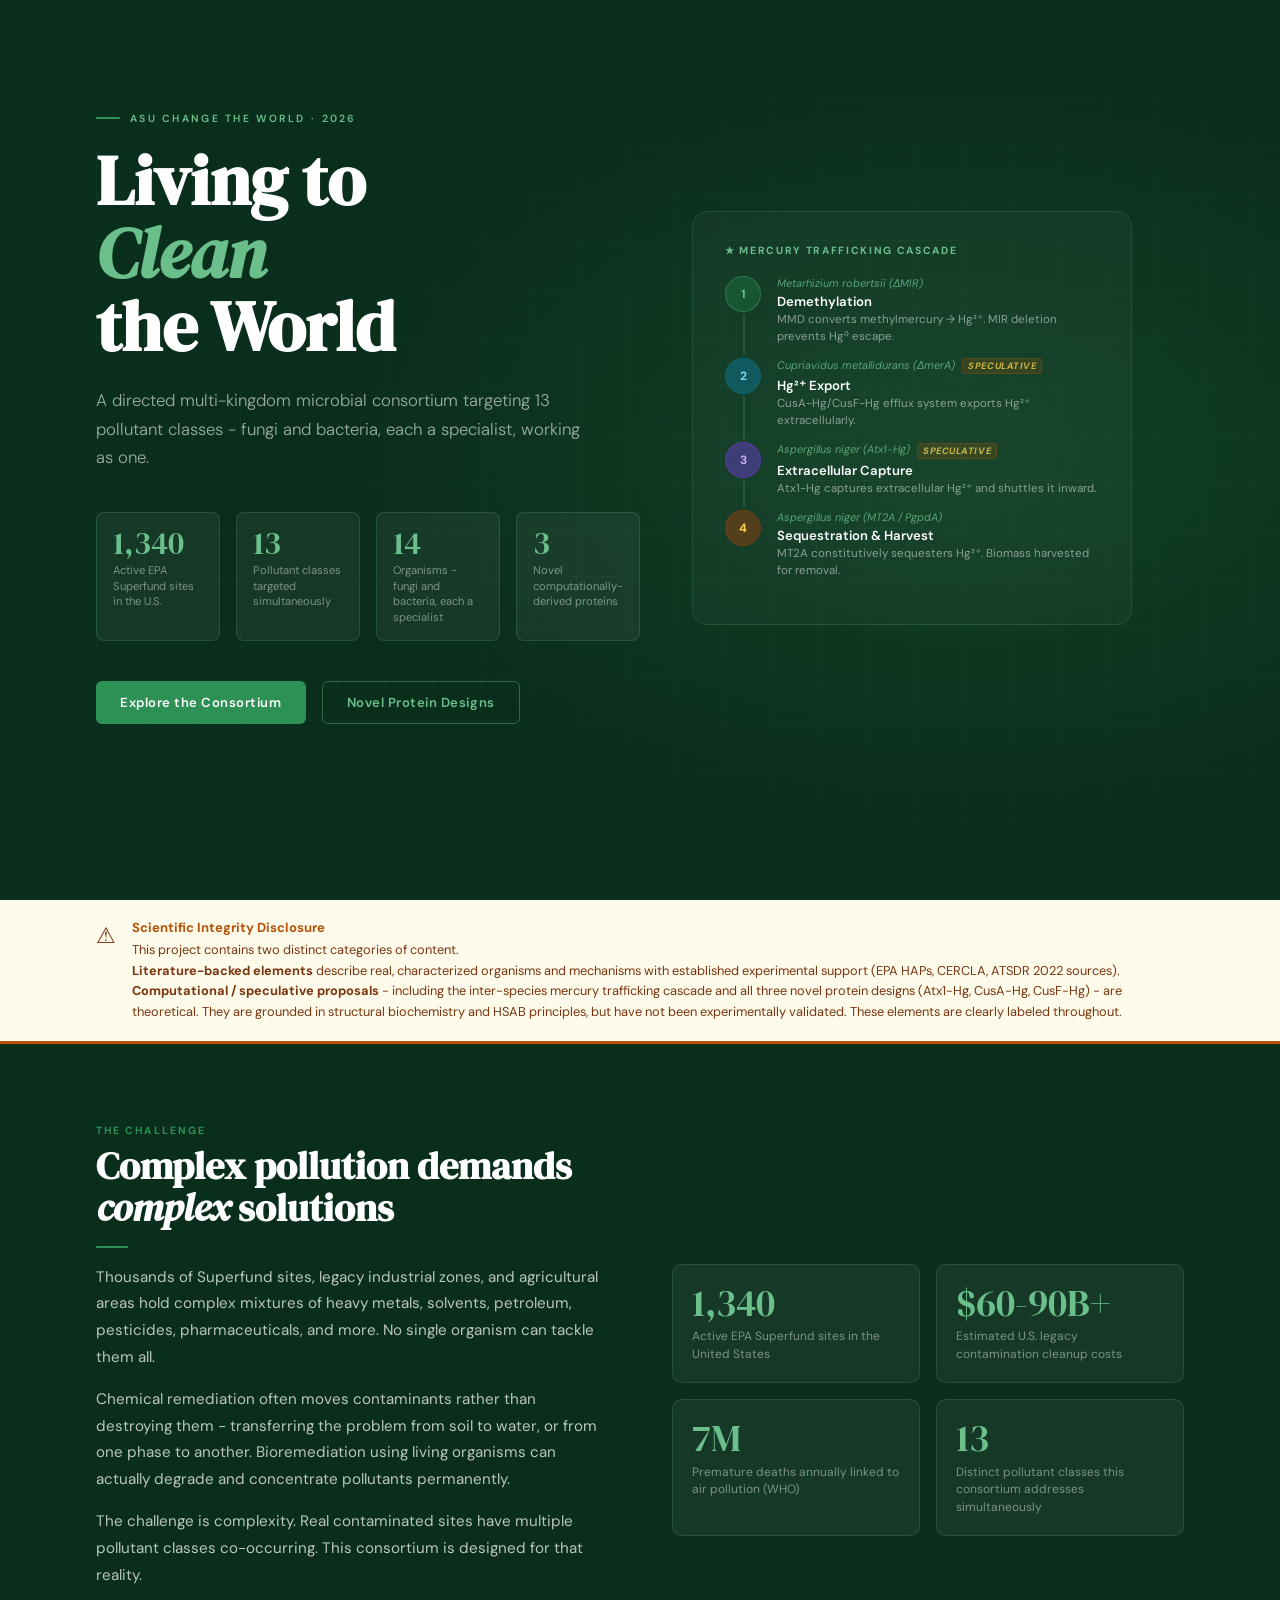
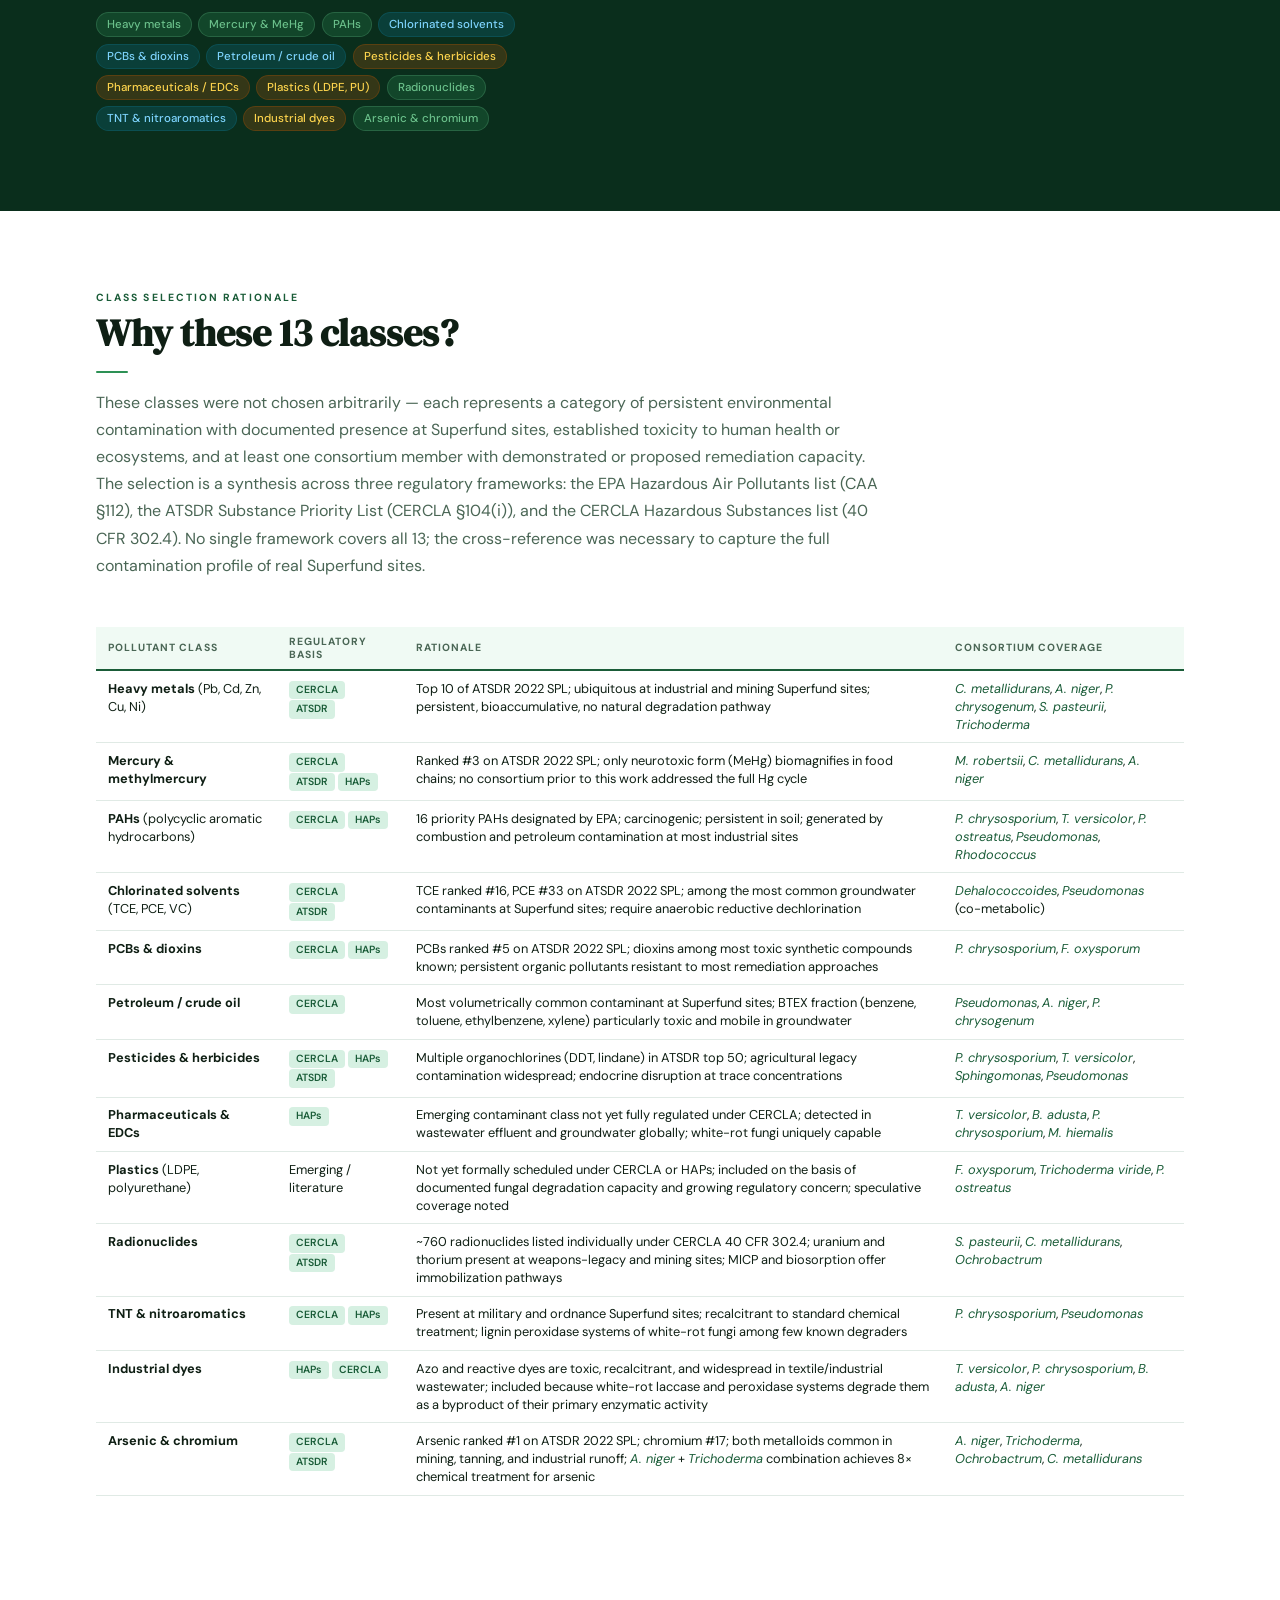
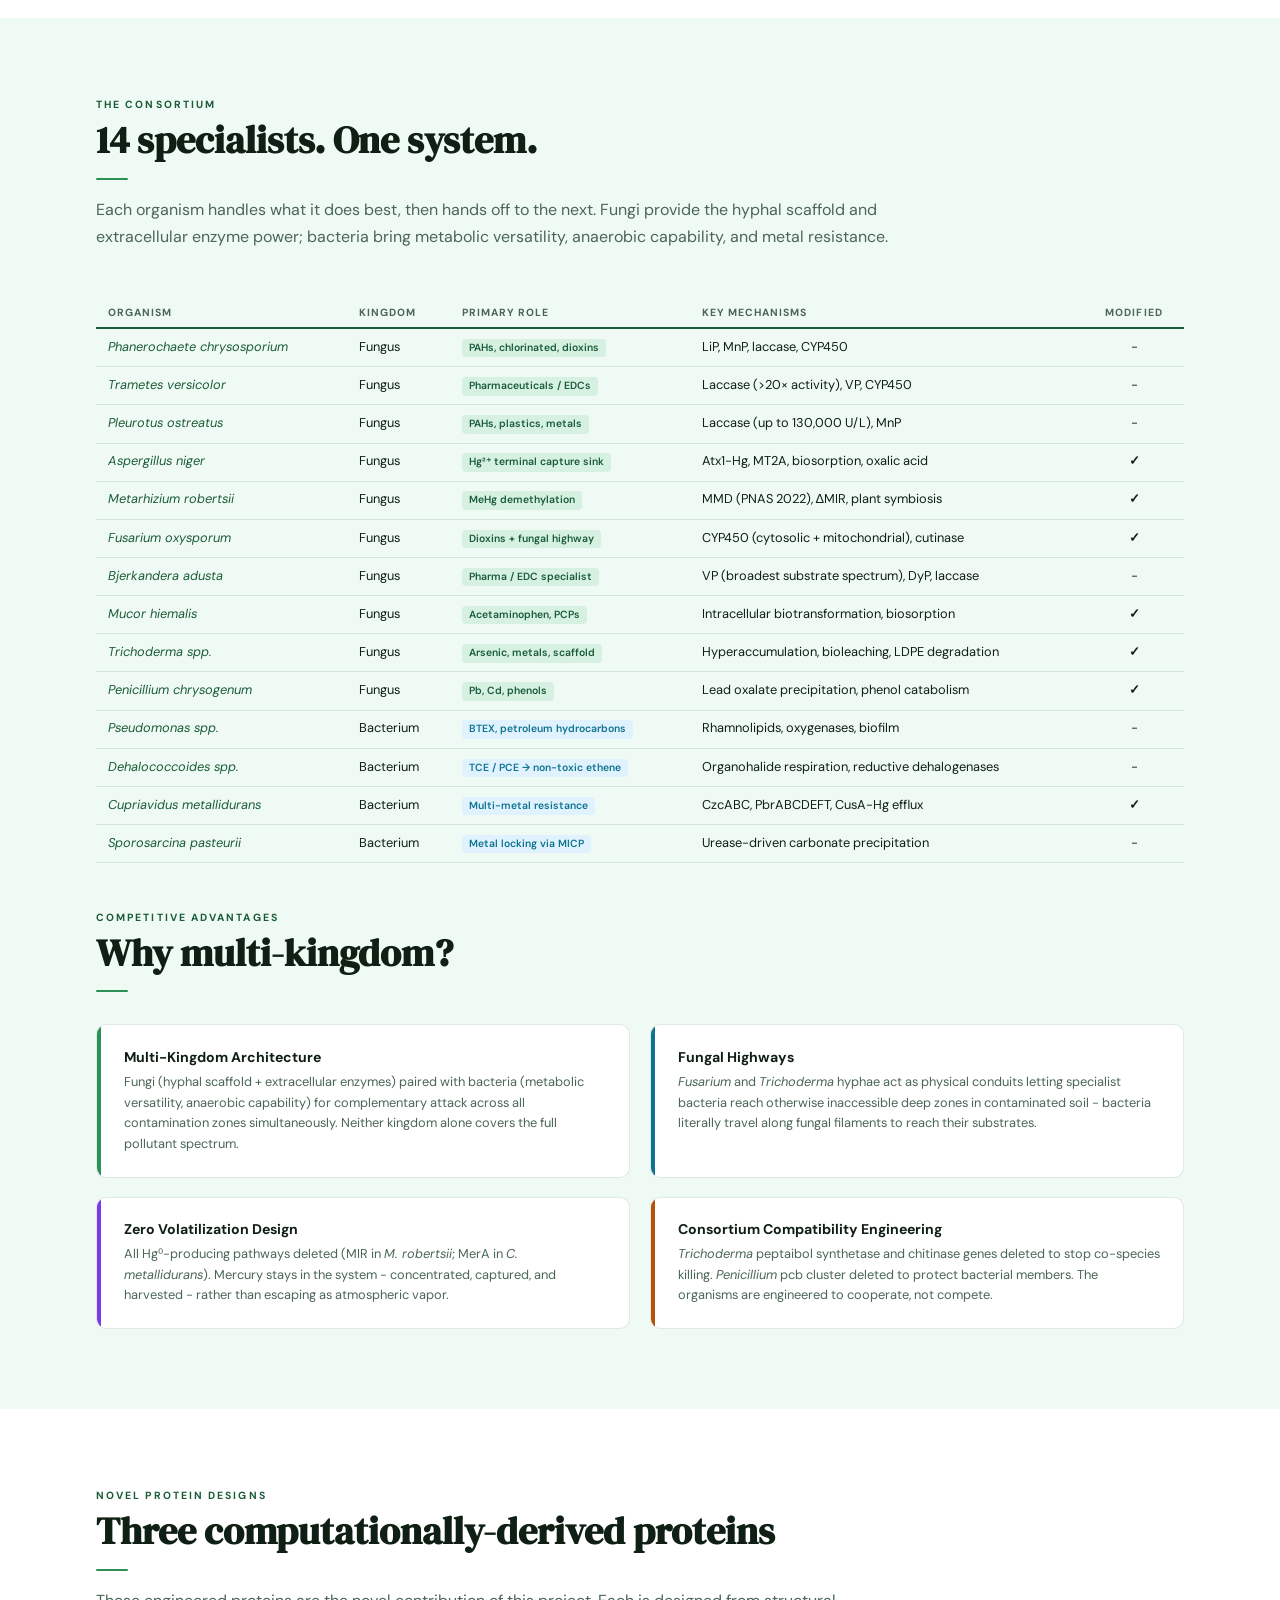
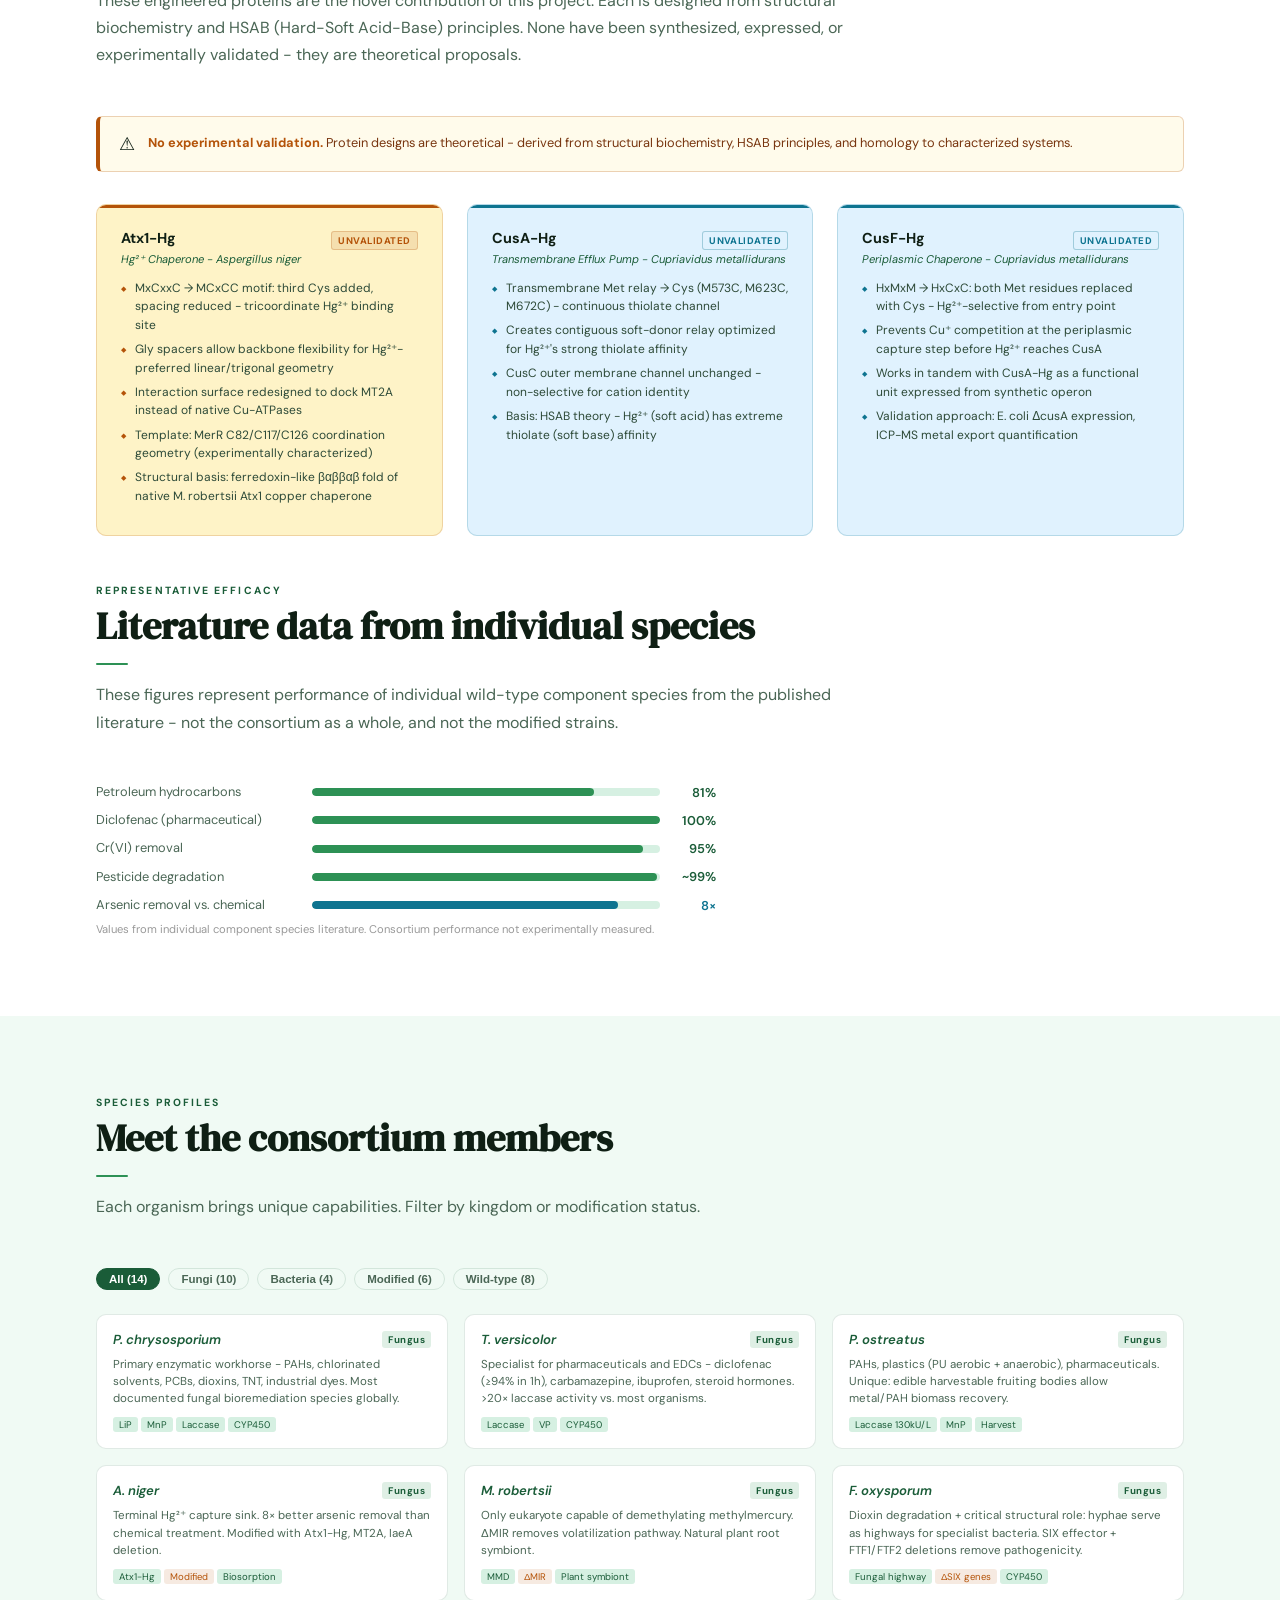
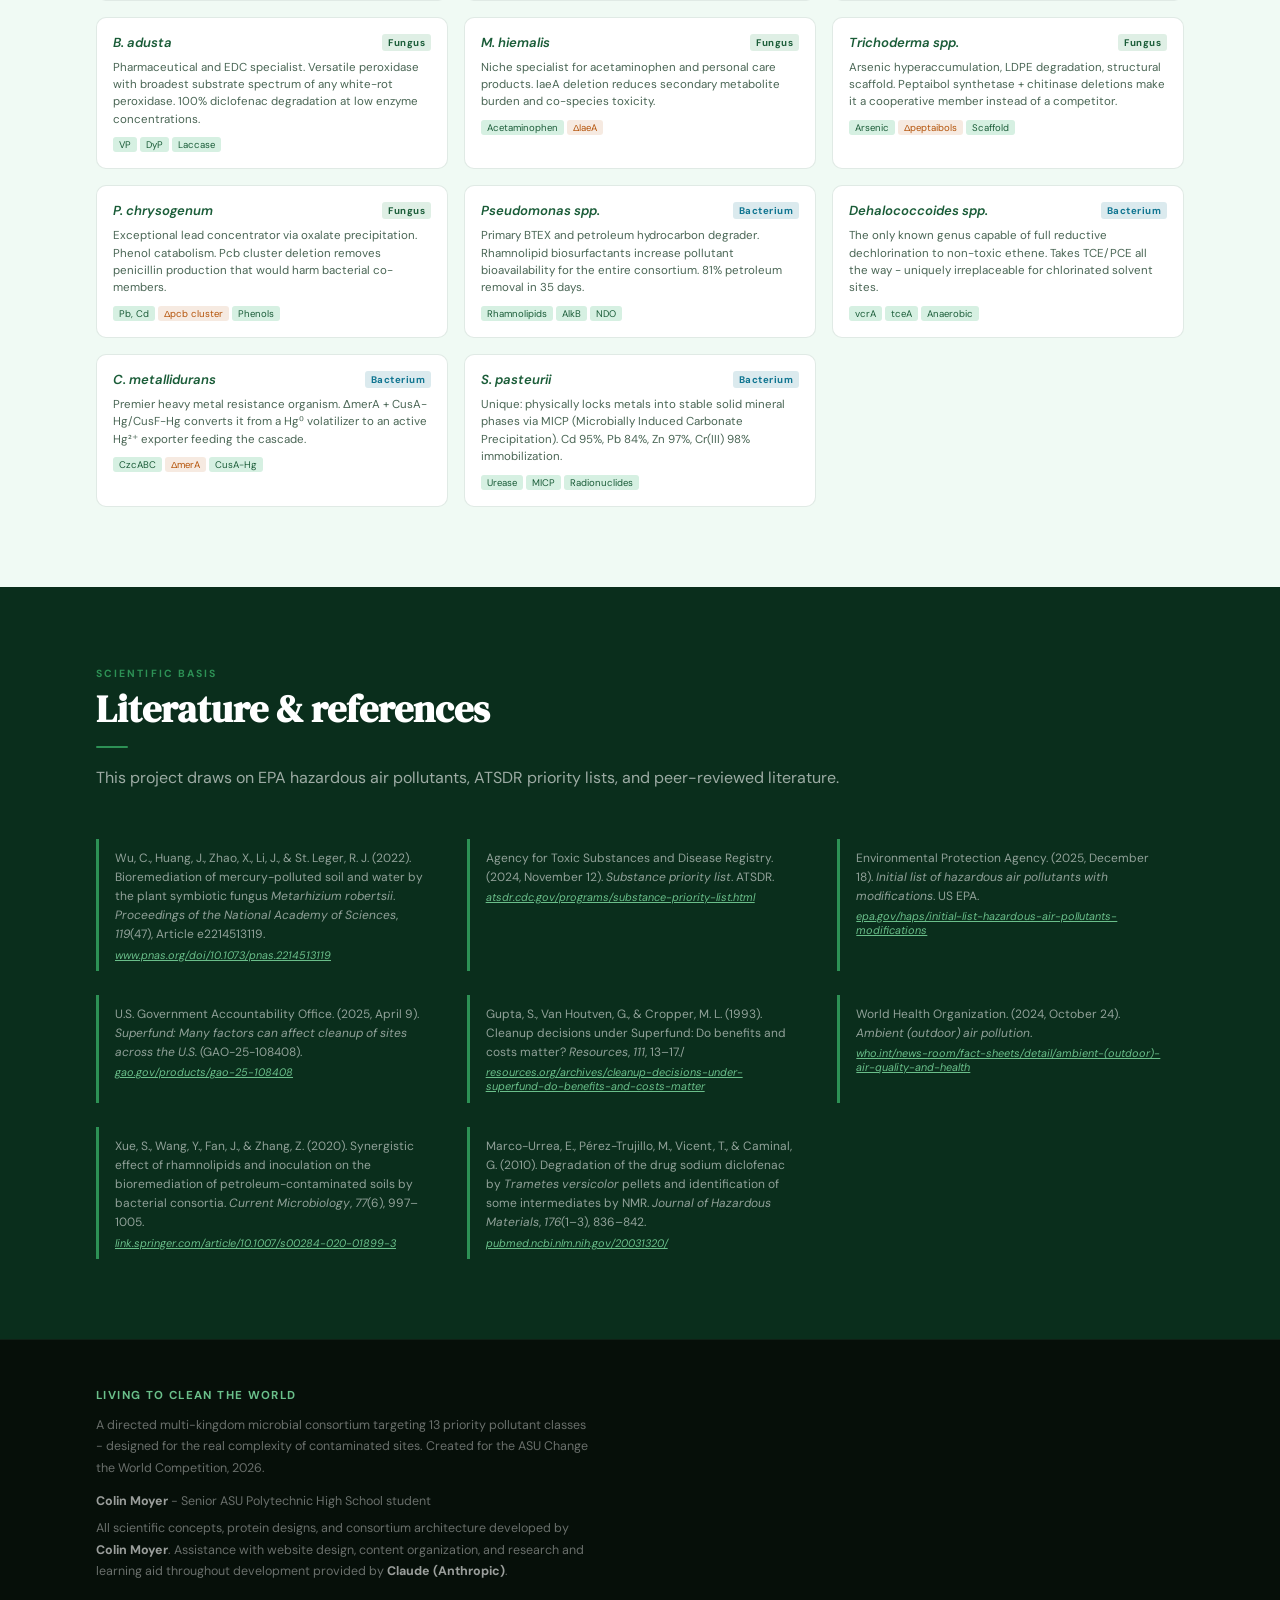
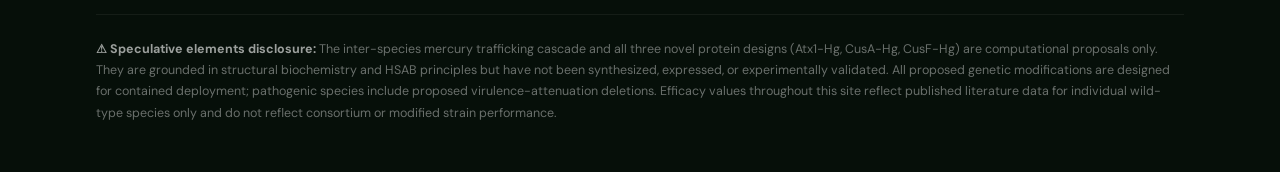
<file: index.html>
<!doctype html>
<html lang="en">
  <head>
    <meta charset="UTF-8" />
    <meta name="viewport" content="width=device-width, initial-scale=1.0" />
    <title>
      Living to Clean the World - Bioremediation Consortium | ASU CTW 2026
    </title>
    <link rel="preconnect" href="https://fonts.googleapis.com" />
    <link
      href="https://fonts.googleapis.com/css2?family=DM+Serif+Display:ital@0;1&family=DM+Sans:ital,opsz,wght@0,9..40,300;0,9..40,400;0,9..40,500;0,9..40,600;0,9..40,700;1,9..40,300&display=swap"
      rel="stylesheet"
    />
    <link rel="stylesheet" href="style.css" />
    <script src="script.js" defer></script>
  </head>

  <body>

    <!-- HERO -->
    <section class="hero" id="top">
      <div class="hero-bg-grid"></div>
      <div class="hero-left">
        <div class="hero-eyebrow">ASU Change the World · 2026</div>
        <h1>
          Living to
          <br />
          <em>Clean</em>
          <br />
          the World
        </h1>
        <p class="hero-tagline">
          A directed multi-kingdom microbial consortium targeting 13
          pollutant classes - fungi and bacteria, each a
          specialist, working as one.
        </p>
        <div class="hero-stats">
          <div class="stat-pill">
            <div class="v">1,340</div>
            <div class="d">Active EPA Superfund sites in the U.S.</div>
          </div>
          <div class="stat-pill">
            <div class="v">13</div>
            <div class="d">Pollutant classes targeted simultaneously</div>
          </div>
          <div class="stat-pill">
            <div class="v">14</div>
            <div class="d">Organisms - fungi and bacteria, each a specialist</div>
          </div>
          <div class="stat-pill">
            <div class="v">3</div>
            <div class="d">Novel computationally-derived proteins</div>
          </div>
        </div>
        <div class="hero-cta">
          <a href="#consortium" class="btn btn-primary">Explore the Consortium</a>
          <a href="#proteins" class="btn btn-outline">Novel Protein Designs</a>
        </div>
      </div>
      <div class="hero-right">
        <div class="cascade-vis">
          <div class="cv-title">★ Mercury Trafficking Cascade</div>
          <div class="cv-step">
            <div class="cv-num s1">1</div>
            <div class="cv-body">
              <div class="sp">Metarhizium robertsii (ΔMIR)</div>
              <h4>Demethylation</h4>
              <p>MMD converts methylmercury → Hg²⁺. MIR deletion prevents Hg⁰ escape.</p>
            </div>
          </div>
          <div class="cv-step">
            <div class="cv-num s2">2</div>
            <div class="cv-body">
              <div class="sp">Cupriavidus metallidurans (ΔmerA) <span class="spec-tag">speculative</span></div>
              <h4>Hg²⁺ Export</h4>
              <p>CusA-Hg/CusF-Hg efflux system exports Hg²⁺ extracellularly.</p>
            </div>
          </div>
          <div class="cv-step">
            <div class="cv-num s3">3</div>
            <div class="cv-body">
              <div class="sp">Aspergillus niger (Atx1-Hg) <span class="spec-tag">speculative</span></div>
              <h4>Extracellular Capture</h4>
              <p>Atx1-Hg captures extracellular Hg²⁺ and shuttles it inward.</p>
            </div>
          </div>
          <div class="cv-step">
            <div class="cv-num s4">4</div>
            <div class="cv-body">
              <div class="sp">Aspergillus niger (MT2A / PgpdA)</div>
              <h4>Sequestration & Harvest</h4>
              <p>MT2A constitutively sequesters Hg²⁺. Biomass harvested for removal.</p>
            </div>
          </div>
        </div>
      </div>
    </section>

    <!-- SCIENTIFIC INTEGRITY BANNER -->
    <div class="spec-banner-full">
      <div class="icon">⚠</div>
      <div>
        <h3>Scientific Integrity Disclosure</h3>
        <p>
          This project contains two distinct categories of content.
        </p>
        <p>
          <strong>Literature-backed elements</strong> describe real, characterized
          organisms and mechanisms with established experimental support (EPA HAPs,
          CERCLA, ATSDR 2022 sources).
        </p>
        <p>
          <strong>Computational / speculative
          proposals</strong> - including the inter-species mercury trafficking
          cascade and all three novel protein designs (Atx1-Hg, CusA-Hg, CusF-Hg)
          - are theoretical. They are grounded in structural biochemistry and HSAB
          principles, but have not been experimentally validated. These elements
          are clearly labeled throughout.
        </p>
      </div>
    </div>

    <!-- THE PROBLEM -->
    <section class="section-dark">
      <div class="reveal">
        <div class="section-eyebrow">The Challenge</div>
        <h2>Complex pollution demands<br /><em>complex</em> solutions</h2>
        <div class="rule"></div>
      </div>
      <div class="problem-grid reveal">
        <div class="problem-text">
          <p>Thousands of Superfund sites, legacy industrial zones, and agricultural areas hold complex mixtures of heavy metals, solvents, petroleum, pesticides, pharmaceuticals, and more. No single organism can tackle them all.</p>
          <p>Chemical remediation often moves contaminants rather than destroying them - transferring the problem from soil to water, or from one phase to another. Bioremediation using living organisms can actually degrade and concentrate pollutants permanently.</p>
          <p>The challenge is complexity. Real contaminated sites have multiple pollutant classes co-occurring. This consortium is designed for that reality.</p>
          <div class="pollutant-cloud">
            <span class="ptag tg">Heavy metals</span>
            <span class="ptag tg">Mercury &amp; MeHg</span>
            <span class="ptag tg">PAHs</span>
            <span class="ptag tt">Chlorinated solvents</span>
            <span class="ptag tt">PCBs &amp; dioxins</span>
            <span class="ptag tt">Petroleum / crude oil</span>
            <span class="ptag ta">Pesticides &amp; herbicides</span>
            <span class="ptag ta">Pharmaceuticals / EDCs</span>
            <span class="ptag ta">Plastics (LDPE, PU)</span>
            <span class="ptag tg">Radionuclides</span>
            <span class="ptag tt">TNT &amp; nitroaromatics</span>
            <span class="ptag ta">Industrial dyes</span>
            <span class="ptag tg">Arsenic &amp; chromium</span>
          </div>
        </div>
        <div class="problem-stats">
          <div class="pstat"><div class="v">1,340</div><div class="d">Active EPA Superfund sites in the United States</div></div>
          <div class="pstat"><div class="v">$60-90B+</div><div class="d">Estimated U.S. legacy contamination cleanup costs</div></div>
          <div class="pstat"><div class="v">7M</div><div class="d">Premature deaths annually linked to air pollution (WHO)</div></div>
          <div class="pstat"><div class="v">13</div><div class="d">Distinct pollutant classes this consortium addresses simultaneously</div></div>
        </div>
      </div>
    </section>

    <!-- POLLUTANT CLASS JUSTIFICATION -->
<section class="section-white">
  <div class="reveal">
    <div class="section-eyebrow">Class Selection Rationale</div>
    <h2>Why these 13 classes?</h2>
    <div class="rule"></div>
    <p class="section-intro">These classes were not chosen arbitrarily — each represents a category of persistent environmental contamination with documented presence at Superfund sites, established toxicity to human health or ecosystems, and at least one consortium member with demonstrated or proposed remediation capacity. The selection is a synthesis across three regulatory frameworks: the EPA Hazardous Air Pollutants list (CAA §112), the ATSDR Substance Priority List (CERCLA §104(i)), and the CERCLA Hazardous Substances list (40 CFR 302.4). No single framework covers all 13; the cross-reference was necessary to capture the full contamination profile of real Superfund sites.</p>
  </div>
  <div class="reveal">
    <div class="tbl-wrap">
      <table class="ctbl">
        <thead>
          <tr>
            <th>Pollutant Class</th>
            <th>Regulatory Basis</th>
            <th>Rationale</th>
            <th>Consortium Coverage</th>
          </tr>
        </thead>
        <tbody>
          <tr>
            <td><strong>Heavy metals</strong> (Pb, Cd, Zn, Cu, Ni)</td>
            <td><span class="role-tag">CERCLA</span> <span class="role-tag">ATSDR</span></td>
            <td>Top 10 of ATSDR 2022 SPL; ubiquitous at industrial and mining Superfund sites; persistent, bioaccumulative, no natural degradation pathway</td>
            <td><em>C. metallidurans</em>, <em>A. niger</em>, <em>P. chrysogenum</em>, <em>S. pasteurii</em>, <em>Trichoderma</em></td>
          </tr>
          <tr>
            <td><strong>Mercury &amp; methylmercury</strong></td>
            <td><span class="role-tag">CERCLA</span> <span class="role-tag">ATSDR</span> <span class="role-tag">HAPs</span></td>
            <td>Ranked #3 on ATSDR 2022 SPL; only neurotoxic form (MeHg) biomagnifies in food chains; no consortium prior to this work addressed the full Hg cycle</td>
            <td><em>M. robertsii</em>, <em>C. metallidurans</em>, <em>A. niger</em></td>
          </tr>
          <tr>
            <td><strong>PAHs</strong> (polycyclic aromatic hydrocarbons)</td>
            <td><span class="role-tag">CERCLA</span> <span class="role-tag">HAPs</span></td>
            <td>16 priority PAHs designated by EPA; carcinogenic; persistent in soil; generated by combustion and petroleum contamination at most industrial sites</td>
            <td><em>P. chrysosporium</em>, <em>T. versicolor</em>, <em>P. ostreatus</em>, <em>Pseudomonas</em>, <em>Rhodococcus</em></td>
          </tr>
          <tr>
            <td><strong>Chlorinated solvents</strong> (TCE, PCE, VC)</td>
            <td><span class="role-tag">CERCLA</span> <span class="role-tag">ATSDR</span></td>
            <td>TCE ranked #16, PCE #33 on ATSDR 2022 SPL; among the most common groundwater contaminants at Superfund sites; require anaerobic reductive dechlorination</td>
            <td><em>Dehalococcoides</em>, <em>Pseudomonas</em> (co-metabolic)</td>
          </tr>
          <tr>
            <td><strong>PCBs &amp; dioxins</strong></td>
            <td><span class="role-tag">CERCLA</span> <span class="role-tag">HAPs</span></td>
            <td>PCBs ranked #5 on ATSDR 2022 SPL; dioxins among most toxic synthetic compounds known; persistent organic pollutants resistant to most remediation approaches</td>
            <td><em>P. chrysosporium</em>, <em>F. oxysporum</em></td>
          </tr>
          <tr>
            <td><strong>Petroleum / crude oil</strong></td>
            <td><span class="role-tag">CERCLA</span></td>
            <td>Most volumetrically common contaminant at Superfund sites; BTEX fraction (benzene, toluene, ethylbenzene, xylene) particularly toxic and mobile in groundwater</td>
            <td><em>Pseudomonas</em>, <em>A. niger</em>, <em>P. chrysogenum</em></td>
          </tr>
          <tr>
            <td><strong>Pesticides &amp; herbicides</strong></td>
            <td><span class="role-tag">CERCLA</span> <span class="role-tag">HAPs</span> <span class="role-tag">ATSDR</span></td>
            <td>Multiple organochlorines (DDT, lindane) in ATSDR top 50; agricultural legacy contamination widespread; endocrine disruption at trace concentrations</td>
            <td><em>P. chrysosporium</em>, <em>T. versicolor</em>, <em>Sphingomonas</em>, <em>Pseudomonas</em></td>
          </tr>
          <tr>
            <td><strong>Pharmaceuticals &amp; EDCs</strong></td>
            <td><span class="role-tag">HAPs</span></td>
            <td>Emerging contaminant class not yet fully regulated under CERCLA; detected in wastewater effluent and groundwater globally; white-rot fungi uniquely capable</td>
            <td><em>T. versicolor</em>, <em>B. adusta</em>, <em>P. chrysosporium</em>, <em>M. hiemalis</em></td>
          </tr>
          <tr>
            <td><strong>Plastics</strong> (LDPE, polyurethane)</td>
            <td>Emerging / literature</td>
            <td>Not yet formally scheduled under CERCLA or HAPs; included on the basis of documented fungal degradation capacity and growing regulatory concern; speculative coverage noted</td>
            <td><em>F. oxysporum</em>, <em>Trichoderma viride</em>, <em>P. ostreatus</em></td>
          </tr>
          <tr>
            <td><strong>Radionuclides</strong></td>
            <td><span class="role-tag">CERCLA</span> <span class="role-tag">ATSDR</span></td>
            <td>~760 radionuclides listed individually under CERCLA 40 CFR 302.4; uranium and thorium present at weapons-legacy and mining sites; MICP and biosorption offer immobilization pathways</td>
            <td><em>S. pasteurii</em>, <em>C. metallidurans</em>, <em>Ochrobactrum</em></td>
          </tr>
          <tr>
            <td><strong>TNT &amp; nitroaromatics</strong></td>
            <td><span class="role-tag">CERCLA</span> <span class="role-tag">HAPs</span></td>
            <td>Present at military and ordnance Superfund sites; recalcitrant to standard chemical treatment; lignin peroxidase systems of white-rot fungi among few known degraders</td>
            <td><em>P. chrysosporium</em>, <em>Pseudomonas</em></td>
          </tr>
          <tr>
            <td><strong>Industrial dyes</strong></td>
            <td><span class="role-tag">HAPs</span> <span class="role-tag">CERCLA</span></td>
            <td>Azo and reactive dyes are toxic, recalcitrant, and widespread in textile/industrial wastewater; included because white-rot laccase and peroxidase systems degrade them as a byproduct of their primary enzymatic activity</td>
            <td><em>T. versicolor</em>, <em>P. chrysosporium</em>, <em>B. adusta</em>, <em>A. niger</em></td>
          </tr>
          <tr>
            <td><strong>Arsenic &amp; chromium</strong></td>
            <td><span class="role-tag">CERCLA</span> <span class="role-tag">ATSDR</span></td>
            <td>Arsenic ranked #1 on ATSDR 2022 SPL; chromium #17; both metalloids common in mining, tanning, and industrial runoff; <em>A. niger</em> + <em>Trichoderma</em> combination achieves 8× chemical treatment for arsenic</td>
            <td><em>A. niger</em>, <em>Trichoderma</em>, <em>Ochrobactrum</em>, <em>C. metallidurans</em></td>
          </tr>
        </tbody>
      </table>
    </div>
    <p style="font-size:0.72rem;color:rgba(255,255,255,0.35);margin-top:0.8rem;">Sources: ATSDR Substance Priority List 2022; EPA HAPs Initial List (CAA §112); CERCLA Hazardous Substances 40 CFR 302.4. Plastics row marked as emerging — not formally scheduled under either framework.</p>
  </div>
</section>

    <!-- THE CONSORTIUM -->
    <section class="section-alt">
      <div class="reveal">
        <div class="section-eyebrow">The Consortium</div>
        <h2>14 specialists. One system.</h2>
        <div class="rule"></div>
        <p class="section-intro">Each organism handles what it does best, then hands off to the next. Fungi provide the hyphal scaffold and extracellular enzyme power; bacteria bring metabolic versatility, anaerobic capability, and metal resistance.</p>
      </div>

      <div class="reveal">
        <div class="tbl-wrap">
          <table class="ctbl">
            <thead>
              <tr>
                <th>Organism</th><th>Kingdom</th><th>Primary Role</th><th>Key Mechanisms</th><th style="text-align:center">Modified</th>
              </tr>
            </thead>
            <tbody>
              <tr><td><em>Phanerochaete chrysosporium</em></td><td>Fungus</td><td><span class="role-tag">PAHs, chlorinated, dioxins</span></td><td>LiP, MnP, laccase, CYP450</td><td class="mod-none">-</td></tr>
              <tr><td><em>Trametes versicolor</em></td><td>Fungus</td><td><span class="role-tag">Pharmaceuticals / EDCs</span></td><td>Laccase (&gt;20× activity), VP, CYP450</td><td class="mod-none">-</td></tr>
              <tr><td><em>Pleurotus ostreatus</em></td><td>Fungus</td><td><span class="role-tag">PAHs, plastics, metals</span></td><td>Laccase (up to 130,000 U/L), MnP</td><td class="mod-none">-</td></tr>
              <tr><td><em>Aspergillus niger</em></td><td>Fungus</td><td><span class="role-tag">Hg²⁺ terminal capture sink</span></td><td>Atx1-Hg, MT2A, biosorption, oxalic acid</td><td class="mod-check">✓</td></tr>
              <tr><td><em>Metarhizium robertsii</em></td><td>Fungus</td><td><span class="role-tag">MeHg demethylation</span></td><td>MMD (PNAS 2022), ΔMIR, plant symbiosis</td><td class="mod-check">✓</td></tr>
              <tr><td><em>Fusarium oxysporum</em></td><td>Fungus</td><td><span class="role-tag">Dioxins + fungal highway</span></td><td>CYP450 (cytosolic + mitochondrial), cutinase</td><td class="mod-check">✓</td></tr>
              <tr><td><em>Bjerkandera adusta</em></td><td>Fungus</td><td><span class="role-tag">Pharma / EDC specialist</span></td><td>VP (broadest substrate spectrum), DyP, laccase</td><td class="mod-none">-</td></tr>
              <tr><td><em>Mucor hiemalis</em></td><td>Fungus</td><td><span class="role-tag">Acetaminophen, PCPs</span></td><td>Intracellular biotransformation, biosorption</td><td class="mod-check">✓</td></tr>
              <tr><td><em>Trichoderma spp.</em></td><td>Fungus</td><td><span class="role-tag">Arsenic, metals, scaffold</span></td><td>Hyperaccumulation, bioleaching, LDPE degradation</td><td class="mod-check">✓</td></tr>
              <tr><td><em>Penicillium chrysogenum</em></td><td>Fungus</td><td><span class="role-tag">Pb, Cd, phenols</span></td><td>Lead oxalate precipitation, phenol catabolism</td><td class="mod-check">✓</td></tr>
              <tr><td><em>Pseudomonas spp.</em></td><td>Bacterium</td><td><span class="role-tag role-teal">BTEX, petroleum hydrocarbons</span></td><td>Rhamnolipids, oxygenases, biofilm</td><td class="mod-none">-</td></tr>
              <tr><td><em>Dehalococcoides spp.</em></td><td>Bacterium</td><td><span class="role-tag role-teal">TCE / PCE → non-toxic ethene</span></td><td>Organohalide respiration, reductive dehalogenases</td><td class="mod-none">-</td></tr>
              <tr><td><em>Cupriavidus metallidurans</em></td><td>Bacterium</td><td><span class="role-tag role-teal">Multi-metal resistance</span></td><td>CzcABC, PbrABCDEFT, CusA-Hg efflux</td><td class="mod-check">✓</td></tr>
              <tr><td><em>Sporosarcina pasteurii</em></td><td>Bacterium</td><td><span class="role-tag role-teal">Metal locking via MICP</span></td><td>Urease-driven carbonate precipitation</td><td class="mod-none">-</td></tr>
            </tbody>
          </table>
        </div>
      </div>

      <div class="reveal" style="margin-top:3rem">
        <div class="section-eyebrow">Competitive Advantages</div>
        <h2>Why multi-kingdom?</h2>
        <div class="rule"></div>
        <div class="advantages-grid">
          <div class="adv-card adv-g">
            <h4>Multi-Kingdom Architecture</h4>
            <p>Fungi (hyphal scaffold + extracellular enzymes) paired with bacteria (metabolic versatility, anaerobic capability) for complementary attack across all contamination zones simultaneously. Neither kingdom alone covers the full pollutant spectrum.</p>
          </div>
          <div class="adv-card adv-t">
            <h4>Fungal Highways</h4>
            <p><em>Fusarium</em> and <em>Trichoderma</em> hyphae act as physical conduits letting specialist bacteria reach otherwise inaccessible deep zones in contaminated soil - bacteria literally travel along fungal filaments to reach their substrates.</p>
          </div>
          <div class="adv-card adv-p">
            <h4>Zero Volatilization Design</h4>
            <p>All Hg⁰-producing pathways deleted (MIR in <em>M. robertsii</em>; MerA in <em>C. metallidurans</em>). Mercury stays in the system - concentrated, captured, and harvested - rather than escaping as atmospheric vapor.</p>
          </div>
          <div class="adv-card adv-a">
            <h4>Consortium Compatibility Engineering</h4>
            <p><em>Trichoderma</em> peptaibol synthetase and chitinase genes deleted to stop co-species killing. <em>Penicillium</em> pcb cluster deleted to protect bacterial members. The organisms are engineered to cooperate, not compete.</p>
          </div>
        </div>
      </div>
    </section>

    <!-- NOVEL PROTEINS -->
    <section class="section-white">
      <div class="reveal">
        <div class="section-eyebrow">Novel Protein Designs</div>
        <h2>Three computationally-derived proteins</h2>
        <div class="rule"></div>
        <p class="section-intro">These engineered proteins are the novel contribution of this project. Each is designed from structural biochemistry and HSAB (Hard-Soft Acid-Base) principles. None have been synthesized, expressed, or experimentally validated - they are theoretical proposals.</p>
      </div>

      <div style="background:#fffbeb;border:1px solid rgba(180,83,9,0.25);border-left:4px solid var(--am);border-radius:6px;padding:1rem 1.2rem;margin-bottom:2rem;display:flex;gap:0.8rem;align-items:flex-start;" class="reveal">
        <span style="font-size:1.1rem;flex-shrink:0">⚠</span>
        <p style="font-size:0.8rem;color:#78350f;line-height:1.6"><strong style="color:var(--am)">No experimental validation.</strong> Protein designs are theoretical - derived from structural biochemistry, HSAB principles, and homology to characterized systems.</p>
      </div>

      <div class="proteins-grid reveal">
        <div class="protein-card pc-amber">
          <span class="unv">UNVALIDATED</span>
          <h3>Atx1-Hg</h3>
          <span class="host">Hg²⁺ Chaperone - Aspergillus niger</span>
          <ul>
            <li>MxCxxC → MCxCC motif: third Cys added, spacing reduced - tricoordinate Hg²⁺ binding site</li>
            <li>Gly spacers allow backbone flexibility for Hg²⁺-preferred linear/trigonal geometry</li>
            <li>Interaction surface redesigned to dock MT2A instead of native Cu-ATPases</li>
            <li>Template: MerR C82/C117/C126 coordination geometry (experimentally characterized)</li>
            <li>Structural basis: ferredoxin-like βαββαβ fold of native M. robertsii Atx1 copper chaperone</li>
          </ul>
        </div>
        <div class="protein-card pc-teal">
          <span class="unv" style="color:var(--tk);border-color:rgba(14,116,144,0.3);background:rgba(224,242,254,0.8);">UNVALIDATED</span>
          <h3>CusA-Hg</h3>
          <span class="host">Transmembrane Efflux Pump - Cupriavidus metallidurans</span>
          <ul>
            <li>Transmembrane Met relay → Cys (M573C, M623C, M672C) - continuous thiolate channel</li>
            <li>Creates contiguous soft-donor relay optimized for Hg²⁺'s strong thiolate affinity</li>
            <li>CusC outer membrane channel unchanged - non-selective for cation identity</li>
            <li>Basis: HSAB theory - Hg²⁺ (soft acid) has extreme thiolate (soft base) affinity</li>
          </ul>
        </div>
        <div class="protein-card pc-teal">
          <span class="unv" style="color:var(--tk);border-color:rgba(14,116,144,0.3);background:rgba(224,242,254,0.8);">UNVALIDATED</span>
          <h3>CusF-Hg</h3>
          <span class="host">Periplasmic Chaperone - Cupriavidus metallidurans</span>
          <ul>
            <li>HxMxM → HxCxC: both Met residues replaced with Cys - Hg²⁺-selective from entry point</li>
            <li>Prevents Cu⁺ competition at the periplasmic capture step before Hg²⁺ reaches CusA</li>
            <li>Works in tandem with CusA-Hg as a functional unit expressed from synthetic operon</li>
            <li>Validation approach: E. coli ΔcusA expression, ICP-MS metal export quantification</li>
          </ul>
        </div>
      </div>

      <div class="reveal" style="margin-top:3rem">
        <div class="section-eyebrow" style="color:var(--gm)">Representative Efficacy</div>
        <h2>Literature data from individual species</h2>
        <div class="rule"></div>
        <p class="section-intro" style="color:var(--isf)">These figures represent performance of individual wild-type component species from the published literature - not the consortium as a whole, and not the modified strains.</p>
        <div class="efficacy-list">
          <div class="eff-row"><div class="eff-lbl">Petroleum hydrocarbons</div><div class="eff-bar"><div class="eff-fill" style="width:81%"></div></div><div class="eff-pct">81%</div></div>
          <div class="eff-row"><div class="eff-lbl">Diclofenac (pharmaceutical)</div><div class="eff-bar"><div class="eff-fill" style="width:100%"></div></div><div class="eff-pct">100%</div></div>
          <div class="eff-row"><div class="eff-lbl">Cr(VI) removal</div><div class="eff-bar"><div class="eff-fill" style="width:95%"></div></div><div class="eff-pct">95%</div></div>
          <div class="eff-row"><div class="eff-lbl">Pesticide degradation</div><div class="eff-bar"><div class="eff-fill" style="width:99%"></div></div><div class="eff-pct">~99%</div></div>
          <div class="eff-row"><div class="eff-lbl">Arsenic removal vs. chemical</div><div class="eff-bar"><div class="eff-fill eff-fill-t" style="width:88%"></div></div><div class="eff-pct eff-pct-t">8×</div></div>
        </div>
        <p class="eff-note">Values from individual component species literature. Consortium performance not experimentally measured.</p>
      </div>
    </section>

    <!-- SPECIES PROFILES -->
    <section class="section-alt">
      <div class="reveal">
        <div class="section-eyebrow">Species Profiles</div>
        <h2>Meet the consortium members</h2>
        <div class="rule"></div>
        <p class="section-intro">Each organism brings unique capabilities. Filter by kingdom or modification status.</p>
      </div>

      <div class="reveal">
        <div class="species-filters">
          <button class="filter-btn active" onclick="filterSpecies('all', this)">All (14)</button>
          <button class="filter-btn" onclick="filterSpecies('fungus', this)">Fungi (10)</button>
          <button class="filter-btn" onclick="filterSpecies('bacteria', this)">Bacteria (4)</button>
          <button class="filter-btn" onclick="filterSpecies('modified', this)">Modified (6)</button>
          <button class="filter-btn" onclick="filterSpecies('wildtype', this)">Wild-type (8)</button>
        </div>
        <div class="species-cards" id="speciesGrid">
          <div class="sp-card" data-kingdom="fungus" data-mod="wildtype"><div class="sp-card-header"><span class="sp-name">P. chrysosporium</span><span class="sp-type type-fungus">Fungus</span></div><div class="sp-role">Primary enzymatic workhorse - PAHs, chlorinated solvents, PCBs, dioxins, TNT, industrial dyes. Most documented fungal bioremediation species globally.</div><div class="sp-tags"><span class="sp-tag">LiP</span><span class="sp-tag">MnP</span><span class="sp-tag">Laccase</span><span class="sp-tag">CYP450</span></div></div>
          <div class="sp-card" data-kingdom="fungus" data-mod="wildtype"><div class="sp-card-header"><span class="sp-name">T. versicolor</span><span class="sp-type type-fungus">Fungus</span></div><div class="sp-role">Specialist for pharmaceuticals and EDCs - diclofenac (≥94% in 1h), carbamazepine, ibuprofen, steroid hormones. &gt;20× laccase activity vs. most organisms.</div><div class="sp-tags"><span class="sp-tag">Laccase</span><span class="sp-tag">VP</span><span class="sp-tag">CYP450</span></div></div>
          <div class="sp-card" data-kingdom="fungus" data-mod="wildtype"><div class="sp-card-header"><span class="sp-name">P. ostreatus</span><span class="sp-type type-fungus">Fungus</span></div><div class="sp-role">PAHs, plastics (PU aerobic + anaerobic), pharmaceuticals. Unique: edible harvestable fruiting bodies allow metal/PAH biomass recovery.</div><div class="sp-tags"><span class="sp-tag">Laccase 130kU/L</span><span class="sp-tag">MnP</span><span class="sp-tag">Harvest</span></div></div>
          <div class="sp-card" data-kingdom="fungus" data-mod="modified"><div class="sp-card-header"><span class="sp-name">A. niger</span><span class="sp-type type-fungus">Fungus</span></div><div class="sp-role">Terminal Hg²⁺ capture sink. 8× better arsenic removal than chemical treatment. Modified with Atx1-Hg, MT2A, IaeA deletion.</div><div class="sp-tags"><span class="sp-tag">Atx1-Hg</span><span class="sp-tag sp-mod">Modified</span><span class="sp-tag">Biosorption</span></div></div>
          <div class="sp-card" data-kingdom="fungus" data-mod="modified"><div class="sp-card-header"><span class="sp-name">M. robertsii</span><span class="sp-type type-fungus">Fungus</span></div><div class="sp-role">Only eukaryote capable of demethylating methylmercury. ΔMIR removes volatilization pathway. Natural plant root symbiont.</div><div class="sp-tags"><span class="sp-tag">MMD</span><span class="sp-tag sp-mod">ΔMIR</span><span class="sp-tag">Plant symbiont</span></div></div>
          <div class="sp-card" data-kingdom="fungus" data-mod="modified"><div class="sp-card-header"><span class="sp-name">F. oxysporum</span><span class="sp-type type-fungus">Fungus</span></div><div class="sp-role">Dioxin degradation + critical structural role: hyphae serve as highways for specialist bacteria. SIX effector + FTF1/FTF2 deletions remove pathogenicity.</div><div class="sp-tags"><span class="sp-tag">Fungal highway</span><span class="sp-tag sp-mod">ΔSIX genes</span><span class="sp-tag">CYP450</span></div></div>
          <div class="sp-card" data-kingdom="fungus" data-mod="wildtype"><div class="sp-card-header"><span class="sp-name">B. adusta</span><span class="sp-type type-fungus">Fungus</span></div><div class="sp-role">Pharmaceutical and EDC specialist. Versatile peroxidase with broadest substrate spectrum of any white-rot peroxidase. 100% diclofenac degradation at low enzyme concentrations.</div><div class="sp-tags"><span class="sp-tag">VP</span><span class="sp-tag">DyP</span><span class="sp-tag">Laccase</span></div></div>
          <div class="sp-card" data-kingdom="fungus" data-mod="modified"><div class="sp-card-header"><span class="sp-name">M. hiemalis</span><span class="sp-type type-fungus">Fungus</span></div><div class="sp-role">Niche specialist for acetaminophen and personal care products. IaeA deletion reduces secondary metabolite burden and co-species toxicity.</div><div class="sp-tags"><span class="sp-tag">Acetaminophen</span><span class="sp-tag sp-mod">ΔIaeA</span></div></div>
          <div class="sp-card" data-kingdom="fungus" data-mod="modified"><div class="sp-card-header"><span class="sp-name">Trichoderma spp.</span><span class="sp-type type-fungus">Fungus</span></div><div class="sp-role">Arsenic hyperaccumulation, LDPE degradation, structural scaffold. Peptaibol synthetase + chitinase deletions make it a cooperative member instead of a competitor.</div><div class="sp-tags"><span class="sp-tag">Arsenic</span><span class="sp-tag sp-mod">Δpeptaibols</span><span class="sp-tag">Scaffold</span></div></div>
          <div class="sp-card" data-kingdom="fungus" data-mod="modified"><div class="sp-card-header"><span class="sp-name">P. chrysogenum</span><span class="sp-type type-fungus">Fungus</span></div><div class="sp-role">Exceptional lead concentrator via oxalate precipitation. Phenol catabolism. Pcb cluster deletion removes penicillin production that would harm bacterial co-members.</div><div class="sp-tags"><span class="sp-tag">Pb, Cd</span><span class="sp-tag sp-mod">Δpcb cluster</span><span class="sp-tag">Phenols</span></div></div>
          <div class="sp-card" data-kingdom="bacteria" data-mod="wildtype"><div class="sp-card-header"><span class="sp-name">Pseudomonas spp.</span><span class="sp-type type-bacteria">Bacterium</span></div><div class="sp-role">Primary BTEX and petroleum hydrocarbon degrader. Rhamnolipid biosurfactants increase pollutant bioavailability for the entire consortium. 81% petroleum removal in 35 days.</div><div class="sp-tags"><span class="sp-tag">Rhamnolipids</span><span class="sp-tag">AlkB</span><span class="sp-tag">NDO</span></div></div>
          <div class="sp-card" data-kingdom="bacteria" data-mod="wildtype"><div class="sp-card-header"><span class="sp-name">Dehalococcoides spp.</span><span class="sp-type type-bacteria">Bacterium</span></div><div class="sp-role">The only known genus capable of full reductive dechlorination to non-toxic ethene. Takes TCE/PCE all the way - uniquely irreplaceable for chlorinated solvent sites.</div><div class="sp-tags"><span class="sp-tag">vcrA</span><span class="sp-tag">tceA</span><span class="sp-tag">Anaerobic</span></div></div>
          <div class="sp-card" data-kingdom="bacteria" data-mod="modified"><div class="sp-card-header"><span class="sp-name">C. metallidurans</span><span class="sp-type type-bacteria">Bacterium</span></div><div class="sp-role">Premier heavy metal resistance organism. ΔmerA + CusA-Hg/CusF-Hg converts it from a Hg⁰ volatilizer to an active Hg²⁺ exporter feeding the cascade.</div><div class="sp-tags"><span class="sp-tag">CzcABC</span><span class="sp-tag sp-mod">ΔmerA</span><span class="sp-tag">CusA-Hg</span></div></div>
          <div class="sp-card" data-kingdom="bacteria" data-mod="wildtype"><div class="sp-card-header"><span class="sp-name">S. pasteurii</span><span class="sp-type type-bacteria">Bacterium</span></div><div class="sp-role">Unique: physically locks metals into stable solid mineral phases via MICP (Microbially Induced Carbonate Precipitation). Cd 95%, Pb 84%, Zn 97%, Cr(III) 98% immobilization.</div><div class="sp-tags"><span class="sp-tag">Urease</span><span class="sp-tag">MICP</span><span class="sp-tag">Radionuclides</span></div></div>
        </div>
      </div>
    </section>

    <!-- REFERENCES -->
    <section class="section-dark">
      <div class="reveal">
        <div class="section-eyebrow">Scientific Basis</div>
        <h2>Literature & references</h2>
        <div class="rule"></div>
        <p class="section-intro">This project draws on EPA hazardous air pollutants, ATSDR priority lists, and peer-reviewed literature.</p>
      </div>
      <div class="refs-grid reveal">
        <div class="ref-item">
          <p>Wu, C., Huang, J., Zhao, X., Li, J., & St. Leger, R. J. (2022). Bioremediation of mercury-polluted soil and water by the plant symbiotic fungus <em>Metarhizium robertsii</em>. <em>Proceedings of the National Academy of Sciences</em>, <em>119</em>(47), Article e2214513119.</p>
          <div class="cite"><a href="https://www.pnas.org/doi/10.1073/pnas.2214513119" target="_blank" rel="noopener" style="color:var(--gl);">www.pnas.org/doi/10.1073/pnas.2214513119</a></div>
        </div>
        <div class="ref-item">
          <p>Agency for Toxic Substances and Disease Registry. (2024, November 12). <em>Substance priority list</em>. ATSDR.</p>
          <div class="cite"><a href="https://www.atsdr.cdc.gov/programs/substance-priority-list.html" target="_blank" rel="noopener" style="color:var(--gl);">atsdr.cdc.gov/programs/substance-priority-list.html</a></div>
        </div>
        <div class="ref-item">
          <p>Environmental Protection Agency. (2025, December 18). <em>Initial list of hazardous air pollutants with modifications</em>. US EPA.</p>
          <div class="cite"><a href="https://www.epa.gov/haps/initial-list-hazardous-air-pollutants-modifications" target="_blank" rel="noopener" style="color:var(--gl);">epa.gov/haps/initial-list-hazardous-air-pollutants-modifications</a></div>
        </div>
        <div class="ref-item">
          <p>U.S. Government Accountability Office. (2025, April 9). <em>Superfund: Many factors can affect cleanup of sites across the U.S.</em> (GAO-25-108408).</p>
          <div class="cite"><a href="https://www.gao.gov/products/gao-25-108408" target="_blank" rel="noopener" style="color:var(--gl);">gao.gov/products/gao-25-108408</a></div>
        </div>
        <div class="ref-item">
          <p>Gupta, S., Van Houtven, G., & Cropper, M. L. (1993). Cleanup decisions under Superfund: Do benefits and costs matter? <em>Resources</em>, <em>111</em>, 13–17./</p>
          <div class="cite"><a href="https://www.resources.org/archives/cleanup-decisions-under-superfund-do-benefits-and-costs-matter/" target="_blank" rel="noopener" style="color:var(--gl);">resources.org/archives/cleanup-decisions-under-superfund-do-benefits-and-costs-matter</a></div>
        </div>
        <div class="ref-item">
          <p>World Health Organization. (2024, October 24). <em>Ambient (outdoor) air pollution</em>.</p>
          <div class="cite"><a href="https://www.who.int/news-room/fact-sheets/detail/ambient-(outdoor)-air-quality-and-health" target="_blank" rel="noopener" style="color:var(--gl);">who.int/news-room/fact-sheets/detail/ambient-(outdoor)-air-quality-and-health</a></div>
        </div>
        <div class="ref-item">
          <p>Xue, S., Wang, Y., Fan, J., & Zhang, Z. (2020). Synergistic effect of rhamnolipids and inoculation on the bioremediation of petroleum-contaminated soils by bacterial consortia. <em>Current Microbiology</em>, <em>77</em>(6), 997–1005.</p>
          <div class="cite"><a href="https://link.springer.com/article/10.1007/s00284-020-01899-3" target="_blank" rel="noopener" style="color:var(--gl);">link.springer.com/article/10.1007/s00284-020-01899-3</a></div>
        </div>
        <div class="ref-item">
          <p>Marco-Urrea, E., Pérez-Trujillo, M., Vicent, T., & Caminal, G. (2010). Degradation of the drug sodium diclofenac by <em>Trametes versicolor</em> pellets and identification of some intermediates by NMR. <em>Journal of Hazardous Materials</em>, <em>176</em>(1–3), 836–842.</p>
          <div class="cite"><a href="https://pubmed.ncbi.nlm.nih.gov/20031320/" target="_blank" rel="noopener" style="color:var(--gl);">pubmed.ncbi.nlm.nih.gov/20031320/</a></div>
        </div>
      </div>
    </section>

    <!-- FOOTER -->
    <footer>
      <div class="footer-grid">
        <div>
          <h4>Living to Clean the World</h4>
          <p>A directed multi-kingdom microbial consortium targeting 13 priority pollutant classes - designed for the real complexity of contaminated sites. Created for the ASU Change the World Competition, 2026.</p>
          <p style="margin-top:0.75rem"><strong>Colin Moyer</strong> - Senior ASU Polytechnic High School student</p>
          <p style="margin-top:0.4rem">All scientific concepts, protein designs, and consortium architecture developed by <strong>Colin Moyer</strong>. Assistance with website design, content organization, and research and learning aid throughout development provided by <strong>Claude (Anthropic)</strong>.</p>
        </div>
      </div>
      <div class="disclaimer">
        <p><strong style="color:rgba(255,255,255,0.6)">⚠ Speculative elements disclosure:</strong> The inter-species mercury trafficking cascade and all three novel protein designs (Atx1-Hg, CusA-Hg, CusF-Hg) are computational proposals only. They are grounded in structural biochemistry and HSAB principles but have not been synthesized, expressed, or experimentally validated. All proposed genetic modifications are designed for contained deployment; pathogenic species include proposed virulence-attenuation deletions. Efficacy values throughout this site reflect published literature data for individual wild-type species only and do not reflect consortium or modified strain performance.</p>
      </div>
    </footer>
  </body>
</html>
</file>
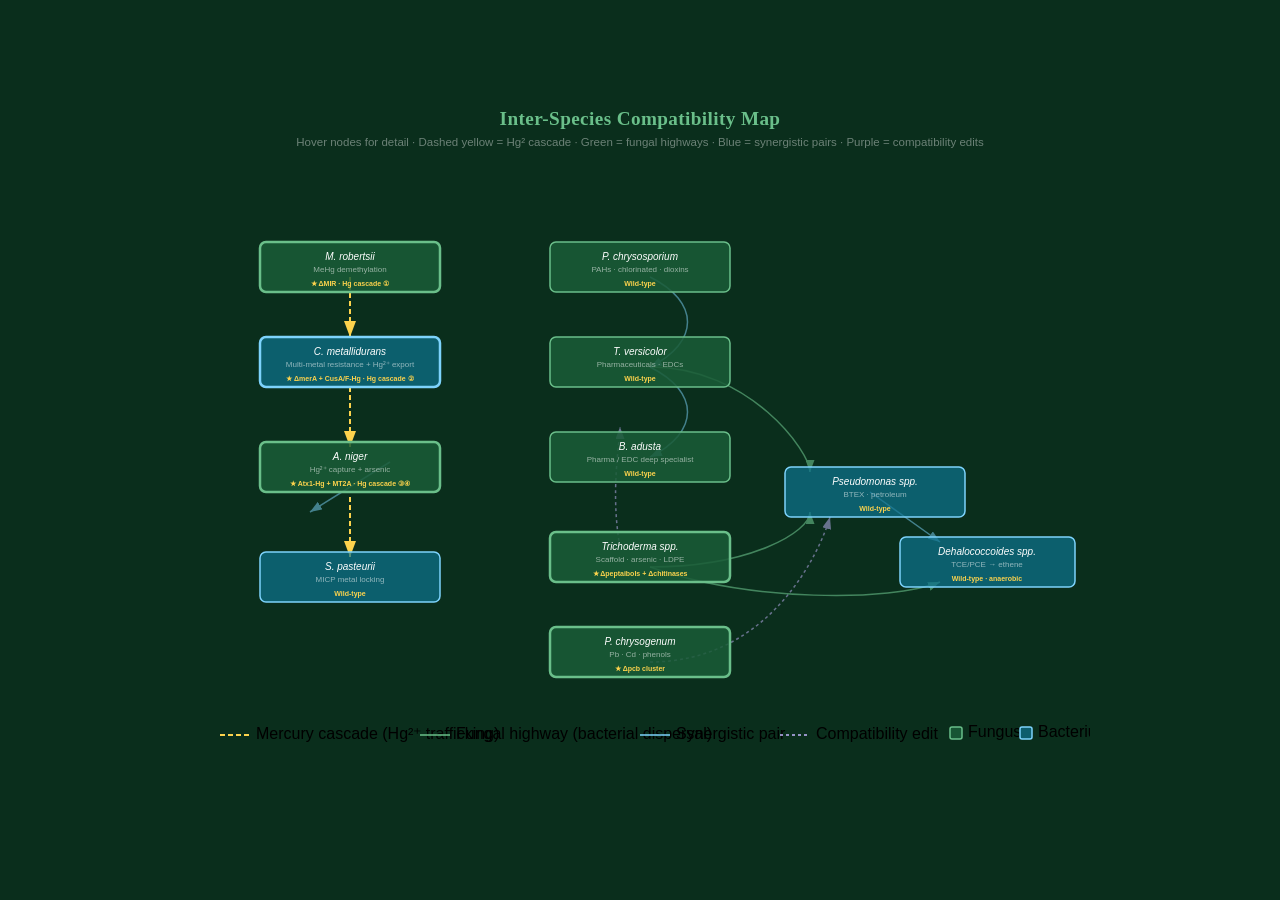
<file: diagram.html>
<!DOCTYPE html>
<html lang="en">
<head>
  <meta charset="UTF-8">
  <style>
    * { box-sizing: border-box; margin: 0; padding: 0; }
    body {
      background: #0a2e1c;
      font-family: 'DM Sans', 'Segoe UI', sans-serif;
      display: flex; flex-direction: column;
      align-items: center; justify-content: center;
      min-height: 100vh; padding: 2rem;
    }
    h2 {
      font-family: 'DM Serif Display', Georgia, serif;
      color: #6abf8a; font-size: 1.2rem;
      letter-spacing: 0.02em; margin-bottom: 0.4rem; text-align: center;
    }
    p.sub {
      font-size: 0.72rem; color: rgba(255,255,255,0.4);
      text-align: center; margin-bottom: 1.5rem;
    }
    svg { max-width: 900px; width: 100%; }

    /* Node styles */
    .node-fungus rect   { fill: rgba(26,92,56,0.85);  stroke: #6abf8a; stroke-width: 1.5; rx: 6; }
    .node-bacteria rect { fill: rgba(14,116,144,0.7); stroke: #7dd3fc; stroke-width: 1.5; }
    .node-modified rect { stroke-width: 2.5; stroke-dasharray: none; }
    .node-label { font-size: 10px; fill: #fff; font-style: italic; }
    .node-role  { font-size: 8px;  fill: rgba(255,255,255,0.55); }
    .mod-badge  { font-size: 7px; fill: #fcd34d; font-weight: 700; }

    /* Edge styles */
    .edge-hg   { stroke: #fcd34d; stroke-width: 2; stroke-dasharray: 5,3; fill: none; }
    .edge-hyph { stroke: #6abf8a; stroke-width: 1.5; fill: none; opacity: 0.6; }
    .edge-syn  { stroke: #7dd3fc; stroke-width: 1.5; fill: none; opacity: 0.5; }
    .edge-compat { stroke: #c4b5fd; stroke-width: 1.5; stroke-dasharray: 3,3; fill: none; opacity: 0.5; }

    /* Legend */
    .legend-item text { font-size: 9px; fill: rgba(255,255,255,0.6); }

    /* Tooltip */
    #tooltip {
      position: fixed; background: rgba(10,46,28,0.97);
      border: 1px solid rgba(106,191,138,0.3); border-radius: 8px;
      padding: 8px 12px; font-size: 11px; color: #fff;
      pointer-events: none; opacity: 0; transition: opacity 0.15s;
      max-width: 220px; line-height: 1.5; z-index: 100;
    }
    #tooltip strong { color: #6abf8a; display: block; margin-bottom: 3px; }
    #tooltip .role  { color: rgba(255,255,255,0.55); font-size: 10px; }
  </style>
</head>
<body>
<h2>Inter-Species Compatibility Map</h2>
<p class="sub">Hover nodes for detail · Dashed yellow = Hg² cascade · Green = fungal highways · Blue = synergistic pairs · Purple = compatibility edits</p>

<svg viewBox="0 0 900 620" xmlns="http://www.w3.org/2000/svg" id="diagram">
  <defs>
    <marker id="arr-hg"    markerWidth="8" markerHeight="6" refX="8" refY="3" orient="auto"><polygon points="0 0,8 3,0 6" fill="#fcd34d"/></marker>
    <marker id="arr-hyph"  markerWidth="8" markerHeight="6" refX="8" refY="3" orient="auto"><polygon points="0 0,8 3,0 6" fill="#6abf8a"/></marker>
    <marker id="arr-syn"   markerWidth="8" markerHeight="6" refX="8" refY="3" orient="auto"><polygon points="0 0,8 3,0 6" fill="#7dd3fc"/></marker>
    <marker id="arr-compat" markerWidth="8" markerHeight="6" refX="8" refY="3" orient="auto"><polygon points="0 0,8 3,0 6" fill="#c4b5fd"/></marker>
  </defs>

  <!-- ═══ MERCURY CASCADE (yellow dashed, left spine) ═══ -->
  <!-- Step 1 → 2 -->
  <path class="edge-hg" marker-end="url(#arr-hg)"
        d="M 160,105 L 160,165"/>
  <!-- Step 2 → 3 -->
  <path class="edge-hg" marker-end="url(#arr-hg)"
        d="M 160,215 L 160,275"/>
  <!-- Step 3 → 4 -->
  <path class="edge-hg" marker-end="url(#arr-hg)"
        d="M 160,325 L 160,385"/>

  <!-- ═══ FUNGAL HIGHWAYS ═══ -->
  <!-- F. oxysporum → Pseudomonas -->
  <path class="edge-hyph" marker-end="url(#arr-hyph)"
        d="M 460,195 C 560,195 620,280 620,300"/>
  <!-- Trichoderma → Pseudomonas -->
  <path class="edge-hyph" marker-end="url(#arr-hyph)"
        d="M 460,395 C 560,395 620,360 620,340"/>
  <!-- Trichoderma → Dehalococcoides -->
  <path class="edge-hyph" marker-end="url(#arr-hyph)"
        d="M 460,395 C 560,430 700,430 750,410"/>

  <!-- ═══ SYNERGISTIC PAIRS (blue) ═══ -->
  <!-- P.chrysosporium ↔ T.versicolor -->
  <path class="edge-syn" marker-end="url(#arr-syn)"
        d="M 460,105 C 510,130 510,170 460,195"/>
  <!-- T.versicolor ↔ B.adusta -->
  <path class="edge-syn" marker-end="url(#arr-syn)"
        d="M 460,195 C 510,220 510,260 460,285"/>
  <!-- Pseudomonas → Dehalococcoides -->
  <path class="edge-syn" marker-end="url(#arr-syn)"
        d="M 680,320 L 750,370"/>
  <!-- C.metallidurans → A.niger cascade -->
  <path class="edge-syn" marker-end="url(#arr-syn)"
        d="M 200,290 L 120,340"/>

  <!-- ═══ COMPATIBILITY EDITS (purple dashed) ═══ -->
  <!-- Trichoderma ↔ white-rot fungi (peptaibol deletion) -->
  <path class="edge-compat" marker-end="url(#arr-compat)"
        d="M 430,375 C 420,320 430,270 430,255"/>
  <!-- Penicillium → bacteria (pcb deletion) -->
  <path class="edge-compat" marker-end="url(#arr-compat)"
        d="M 460,490 C 580,490 630,380 640,345"/>

  <!-- ════════════════════════════════════════════════
       NODES — Fungi (left column) + Bacteria (right)
       ════════════════════════════════════════════════ -->

  <!-- M. robertsii (ΔMIR) — Hg cascade step 1 -->
  <g class="node-fungus node-modified"
     data-name="Metarhizium robertsii (ΔMIR)"
     data-role="MeHg demethylation — step 1 of Hg cascade"
     data-detail="MMD converts MeHg → Hg²⁺. MIR deleted to block Hg⁰ volatilization. Also a plant root symbiont — can be delivered via seed coating."
     transform="translate(70,70)">
    <rect width="180" height="50" rx="6"/>
    <text class="node-label" x="90" y="18" text-anchor="middle" font-style="italic">M. robertsii</text>
    <text class="node-role"  x="90" y="30" text-anchor="middle">MeHg demethylation</text>
    <text class="mod-badge"  x="90" y="44" text-anchor="middle">★ ΔMIR · Hg cascade ①</text>
  </g>

  <!-- C. metallidurans (ΔmerA) — Hg cascade step 2 -->
  <g class="node-bacteria node-modified"
     data-name="Cupriavidus metallidurans (ΔmerA)"
     data-role="Hg²⁺ export — step 2 of Hg cascade"
     data-detail="CusA-Hg / CusF-Hg efflux pumps export Hg²⁺ extracellularly. ΔmerA removes volatilization. Also handles Zn, Co, Cd, Ni, Pb, Cu via megaplasmids pMOL28/pMOL30."
     transform="translate(70,165)">
    <rect width="180" height="50" rx="6"/>
    <text class="node-label" x="90" y="18" text-anchor="middle" font-style="italic">C. metallidurans</text>
    <text class="node-role"  x="90" y="30" text-anchor="middle">Multi-metal resistance + Hg²⁺ export</text>
    <text class="mod-badge"  x="90" y="44" text-anchor="middle">★ ΔmerA + CusA/F-Hg · Hg cascade ②</text>
  </g>

  <!-- A. niger (Atx1-Hg) — Hg cascade step 3+4 -->
  <g class="node-fungus node-modified"
     data-name="Aspergillus niger (Atx1-Hg + MT2A)"
     data-role="Hg²⁺ capture &amp; sequestration — steps 3+4"
     data-detail="Atx1-Hg captures extracellular Hg²⁺ and shuttles it to MT2A intracellularly. Terminal sink of the cascade. Also achieves 8× arsenic removal vs. chemical treatment."
     transform="translate(70,270)">
    <rect width="180" height="50" rx="6"/>
    <text class="node-label" x="90" y="18" text-anchor="middle" font-style="italic">A. niger</text>
    <text class="node-role"  x="90" y="30" text-anchor="middle">Hg²⁺ capture + arsenic</text>
    <text class="mod-badge"  x="90" y="44" text-anchor="middle">★ Atx1-Hg + MT2A · Hg cascade ③④</text>
  </g>

  <!-- S. pasteurii — metal locking -->
  <g class="node-bacteria"
     data-name="Sporosarcina pasteurii"
     data-role="Metal immobilization via MICP"
     data-detail="Urease drives carbonate precipitation, locking metals (Cd 95%, Zn 97%, Cr 98%, Pb 84%) into stable mineral phases. Unique: the only organism that physically immobilizes metals in situ."
     transform="translate(70,380)">
    <rect width="180" height="50" rx="6"/>
    <text class="node-label" x="90" y="18" text-anchor="middle" font-style="italic">S. pasteurii</text>
    <text class="node-role"  x="90" y="30" text-anchor="middle">MICP metal locking</text>
    <text class="mod-badge"  x="90" y="44" text-anchor="middle" fill="rgba(255,255,255,0.35)">Wild-type</text>
  </g>

  <!-- P. chrysosporium -->
  <g class="node-fungus"
     data-name="Phanerochaete chrysosporium"
     data-role="PAHs, chlorinated solvents, dioxins, TNT"
     data-detail="Primary enzymatic workhorse. LiP, MnP, laccase, CYP450. Synergistic with T. versicolor and B. adusta for pharmaceuticals. MnP diffuses into soil — reaches pollutants without direct contact."
     transform="translate(360,70)">
    <rect width="180" height="50" rx="6"/>
    <text class="node-label" x="90" y="18" text-anchor="middle" font-style="italic">P. chrysosporium</text>
    <text class="node-role"  x="90" y="30" text-anchor="middle">PAHs · chlorinated · dioxins</text>
    <text class="mod-badge"  x="90" y="44" text-anchor="middle" fill="rgba(255,255,255,0.35)">Wild-type</text>
  </g>

  <!-- T. versicolor -->
  <g class="node-fungus"
     data-name="Trametes versicolor"
     data-role="Pharmaceuticals, EDCs"
     data-detail="&gt;20× laccase activity vs. most fungi. Degrades diclofenac ≥94% in 1h. Synergistic with P. chrysosporium for antidepressants (fluoxetine, citalopram). Works without fresh biomass addition in fed-batch mode."
     transform="translate(360,165)">
    <rect width="180" height="50" rx="6"/>
    <text class="node-label" x="90" y="18" text-anchor="middle" font-style="italic">T. versicolor</text>
    <text class="node-role"  x="90" y="30" text-anchor="middle">Pharmaceuticals · EDCs</text>
    <text class="mod-badge"  x="90" y="44" text-anchor="middle" fill="rgba(255,255,255,0.35)">Wild-type</text>
  </g>

  <!-- B. adusta -->
  <g class="node-fungus"
     data-name="Bjerkandera adusta"
     data-role="Pharma / EDC specialist"
     data-detail="Versatile peroxidase (VP) with broadest substrate spectrum of any white-rot peroxidase. 100% diclofenac at very low enzyme concentrations. Works synergistically with P. chrysosporium."
     transform="translate(360,260)">
    <rect width="180" height="50" rx="6"/>
    <text class="node-label" x="90" y="18" text-anchor="middle" font-style="italic">B. adusta</text>
    <text class="node-role"  x="90" y="30" text-anchor="middle">Pharma / EDC deep specialist</text>
    <text class="mod-badge"  x="90" y="44" text-anchor="middle" fill="rgba(255,255,255,0.35)">Wild-type</text>
  </g>

  <!-- Trichoderma (modified) -->
  <g class="node-fungus node-modified"
     data-name="Trichoderma spp."
     data-role="Arsenic, metals, LDPE, structural scaffold"
     data-detail="Extensive hyphal network serves as highway for bacteria. Peptaibol synthetase + chitinase + protease deletions prevent co-species killing. Hyperaccumulates arsenic with A. niger (8× chemical treatment)."
     transform="translate(360,360)">
    <rect width="180" height="50" rx="6"/>
    <text class="node-label" x="90" y="18" text-anchor="middle" font-style="italic">Trichoderma spp.</text>
    <text class="node-role"  x="90" y="30" text-anchor="middle">Scaffold · arsenic · LDPE</text>
    <text class="mod-badge"  x="90" y="44" text-anchor="middle">★ Δpeptaibols + Δchitinases</text>
  </g>

  <!-- F. oxysporum (modified) -->
  <g class="node-fungus node-modified"
     data-name="Fusarium oxysporum"
     data-role="Dioxins + fungal highway"
     data-detail="CYP450 (cytosolic + mitochondrial) for dioxins. Hyphae serve as highways for hydrocarbon-degrading bacteria. SIX effector + FTF1/FTF2 deletions remove pathogenicity."
     transform="translate(360,165)" style="display:none">
  </g>

  <!-- P. chrysogenum (modified) -->
  <g class="node-fungus node-modified"
     data-name="Penicillium chrysogenum"
     data-role="Pb, Cd, phenols"
     data-detail="Exceptional Pb concentrator via lead oxalate precipitation. Pcb cluster deleted to eliminate penicillin production that would otherwise kill bacterial consortium members."
     transform="translate(360,455)">
    <rect width="180" height="50" rx="6"/>
    <text class="node-label" x="90" y="18" text-anchor="middle" font-style="italic">P. chrysogenum</text>
    <text class="node-role"  x="90" y="30" text-anchor="middle">Pb · Cd · phenols</text>
    <text class="mod-badge"  x="90" y="44" text-anchor="middle">★ Δpcb cluster</text>
  </g>

  <!-- Pseudomonas -->
  <g class="node-bacteria"
     data-name="Pseudomonas spp."
     data-role="BTEX, petroleum hydrocarbons"
     data-detail="Primary BTEX degrader. Rhamnolipid biosurfactants increase pollutant bioavailability for all consortium members. Colonizes fungal hyphae as highways. 81% petroleum removal in 35 days."
     transform="translate(595,295)">
    <rect width="180" height="50" rx="6"/>
    <text class="node-label" x="90" y="18" text-anchor="middle" font-style="italic">Pseudomonas spp.</text>
    <text class="node-role"  x="90" y="30" text-anchor="middle">BTEX · petroleum</text>
    <text class="mod-badge"  x="90" y="44" text-anchor="middle" fill="rgba(255,255,255,0.35)">Wild-type</text>
  </g>

  <!-- Dehalococcoides -->
  <g class="node-bacteria"
     data-name="Dehalococcoides spp."
     data-role="TCE/PCE → non-toxic ethene"
     data-detail="Only organism capable of full reductive dechlorination to non-toxic ethene. Strictly anaerobic — thrives in reducing subsurface zones. Requires H₂ from fermenting partners. Must have both vcrA and tceA to avoid vinyl chloride stalling."
     transform="translate(710,365)">
    <rect width="175" height="50" rx="6"/>
    <text class="node-label" x="87" y="18" text-anchor="middle" font-style="italic">Dehalococcoides spp.</text>
    <text class="node-role"  x="87" y="30" text-anchor="middle">TCE/PCE → ethene</text>
    <text class="mod-badge"  x="87" y="44" text-anchor="middle" fill="rgba(255,255,255,0.35)">Wild-type · anaerobic</text>
  </g>

  <!-- ═══ LEGEND ═══ -->
  <g transform="translate(30, 555)">
    <line x1="0" y1="8" x2="30" y2="8" stroke="#fcd34d" stroke-width="2" stroke-dasharray="5,3"/>
    <text class="legend-item" x="36" y="12">Mercury cascade (Hg²⁺ trafficking)</text>

    <line x1="200" y1="8" x2="230" y2="8" stroke="#6abf8a" stroke-width="1.5"/>
    <text class="legend-item" x="236" y="12">Fungal highway (bacterial dispersal)</text>

    <line x1="420" y1="8" x2="450" y2="8" stroke="#7dd3fc" stroke-width="1.5"/>
    <text class="legend-item" x="456" y="12">Synergistic pair</text>

    <line x1="560" y1="8" x2="590" y2="8" stroke="#c4b5fd" stroke-width="1.5" stroke-dasharray="3,3"/>
    <text class="legend-item" x="596" y="12">Compatibility edit</text>

    <rect x="730" y="0" width="12" height="12" fill="rgba(26,92,56,0.85)" stroke="#6abf8a" stroke-width="1.5" rx="2"/>
    <text class="legend-item" x="748" y="10">Fungus</text>

    <rect x="800" y="0" width="12" height="12" fill="rgba(14,116,144,0.7)" stroke="#7dd3fc" stroke-width="1.5" rx="2"/>
    <text class="legend-item" x="818" y="10">Bacterium</text>
  </g>
</svg>

<div id="tooltip"></div>

<script>
  const tooltip = document.getElementById('tooltip');
  document.querySelectorAll('[data-name]').forEach(node => {
    node.style.cursor = 'pointer';
    node.addEventListener('mouseenter', e => {
      tooltip.innerHTML = `<strong>${node.dataset.name}</strong>
        <span class="role">${node.dataset.role}</span><br><br>
        ${node.dataset.detail}`;
      tooltip.style.opacity = '1';
    });
    node.addEventListener('mousemove', e => {
      tooltip.style.left = (e.clientX + 14) + 'px';
      tooltip.style.top  = (e.clientY - 10) + 'px';
    });
    node.addEventListener('mouseleave', () => {
      tooltip.style.opacity = '0';
    });
  });
</script>
</body>
</html>
</file>
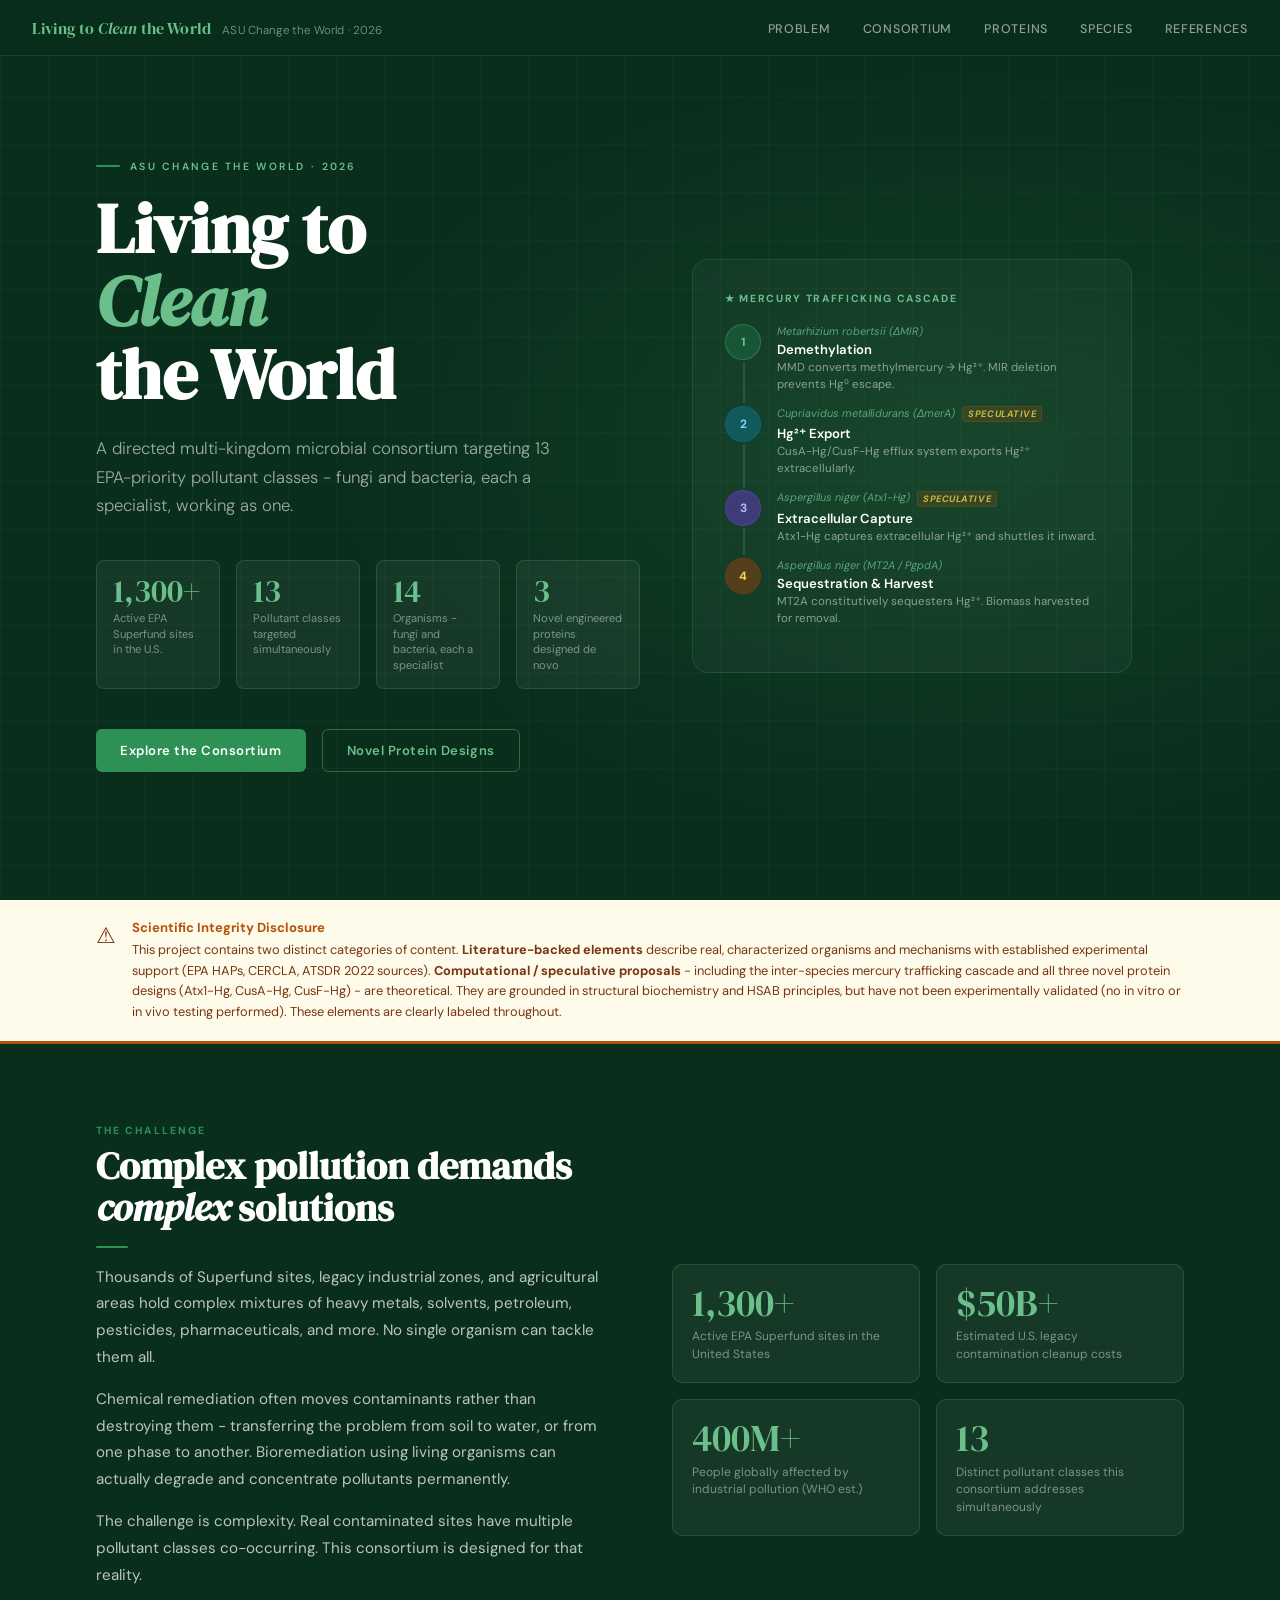
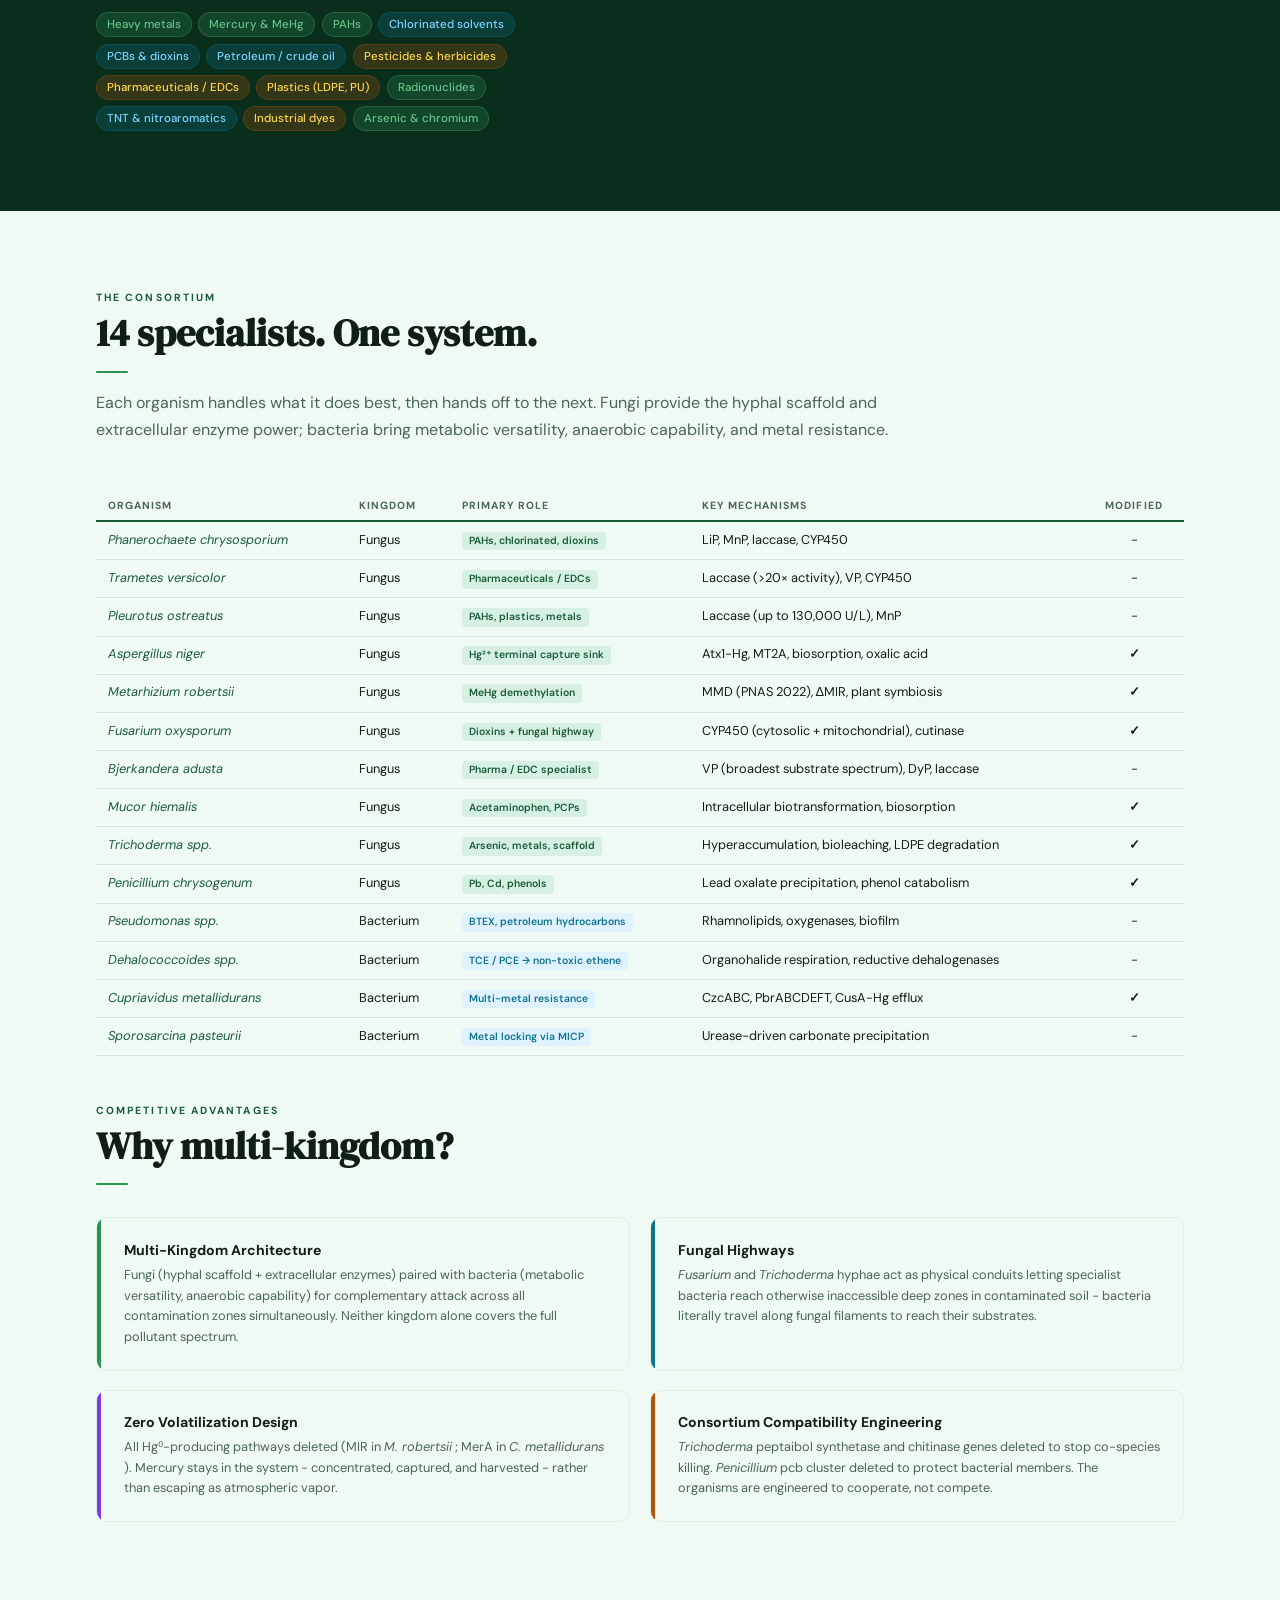
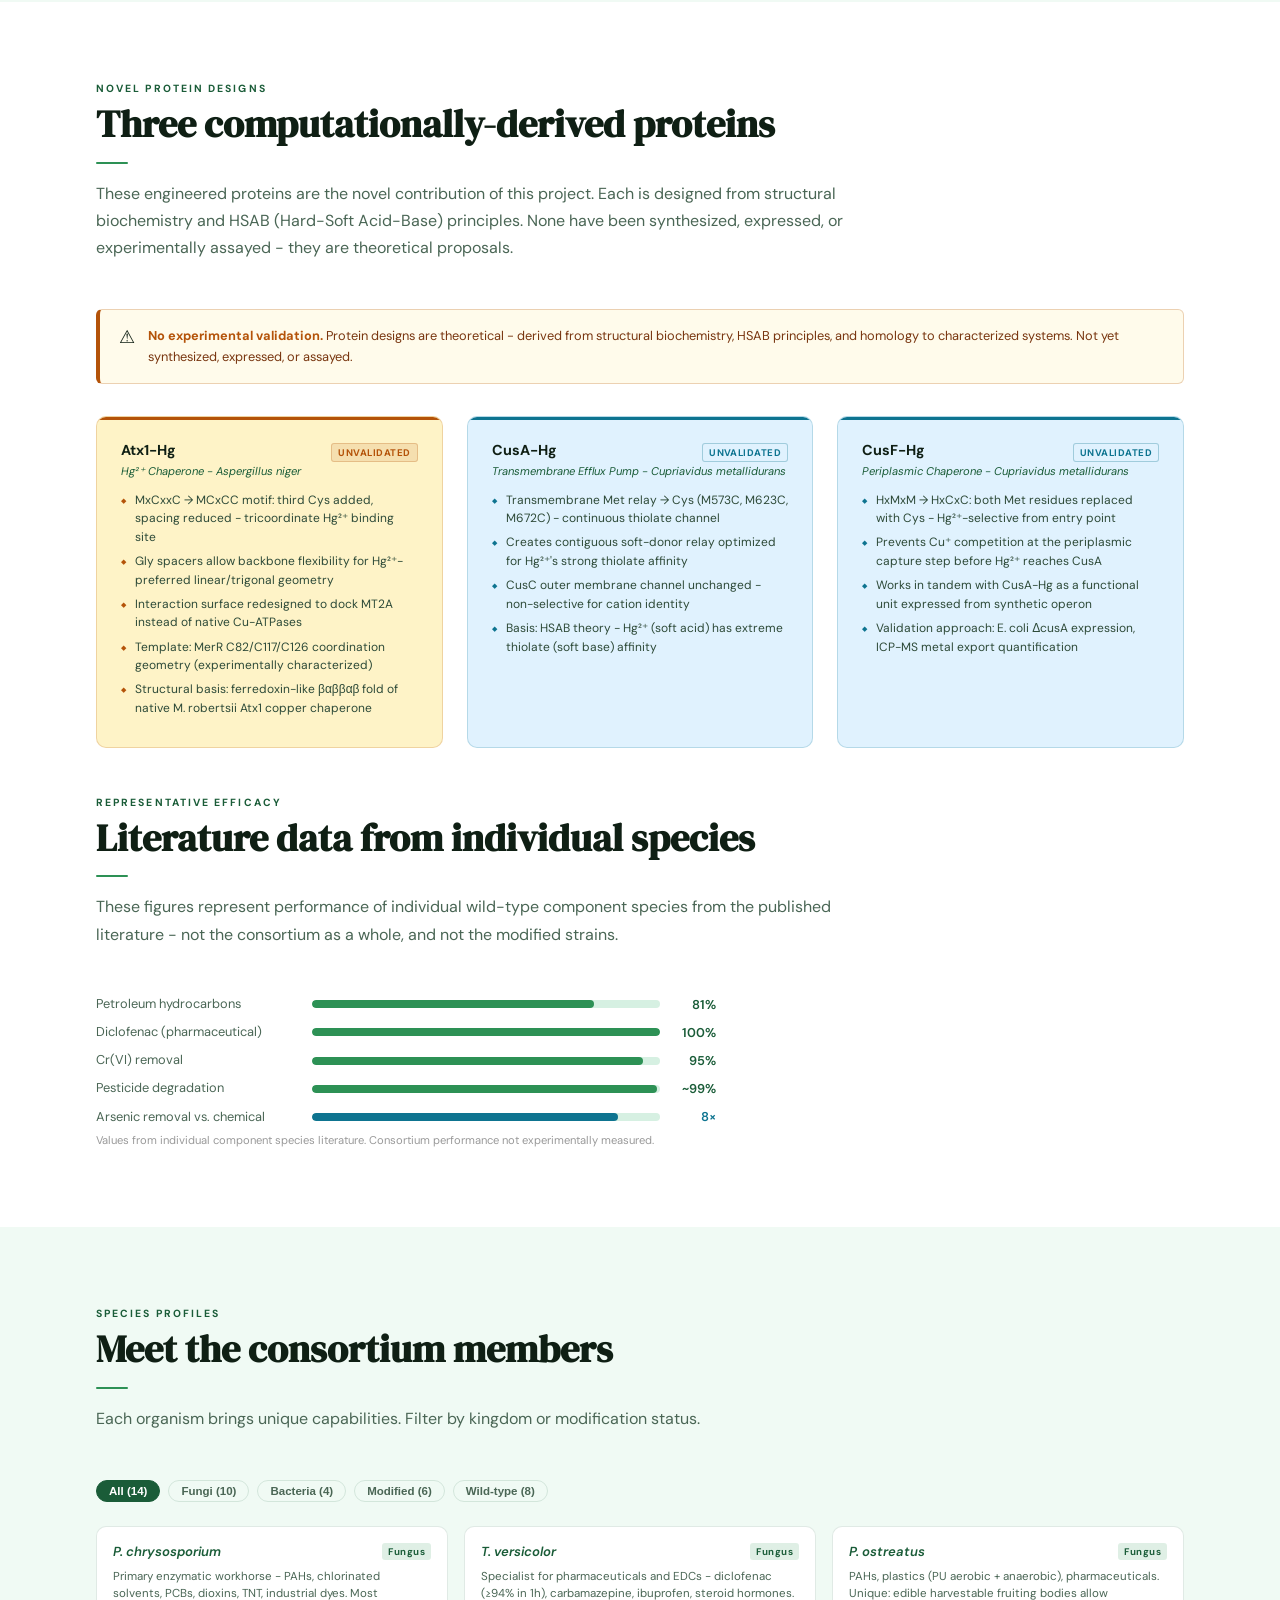
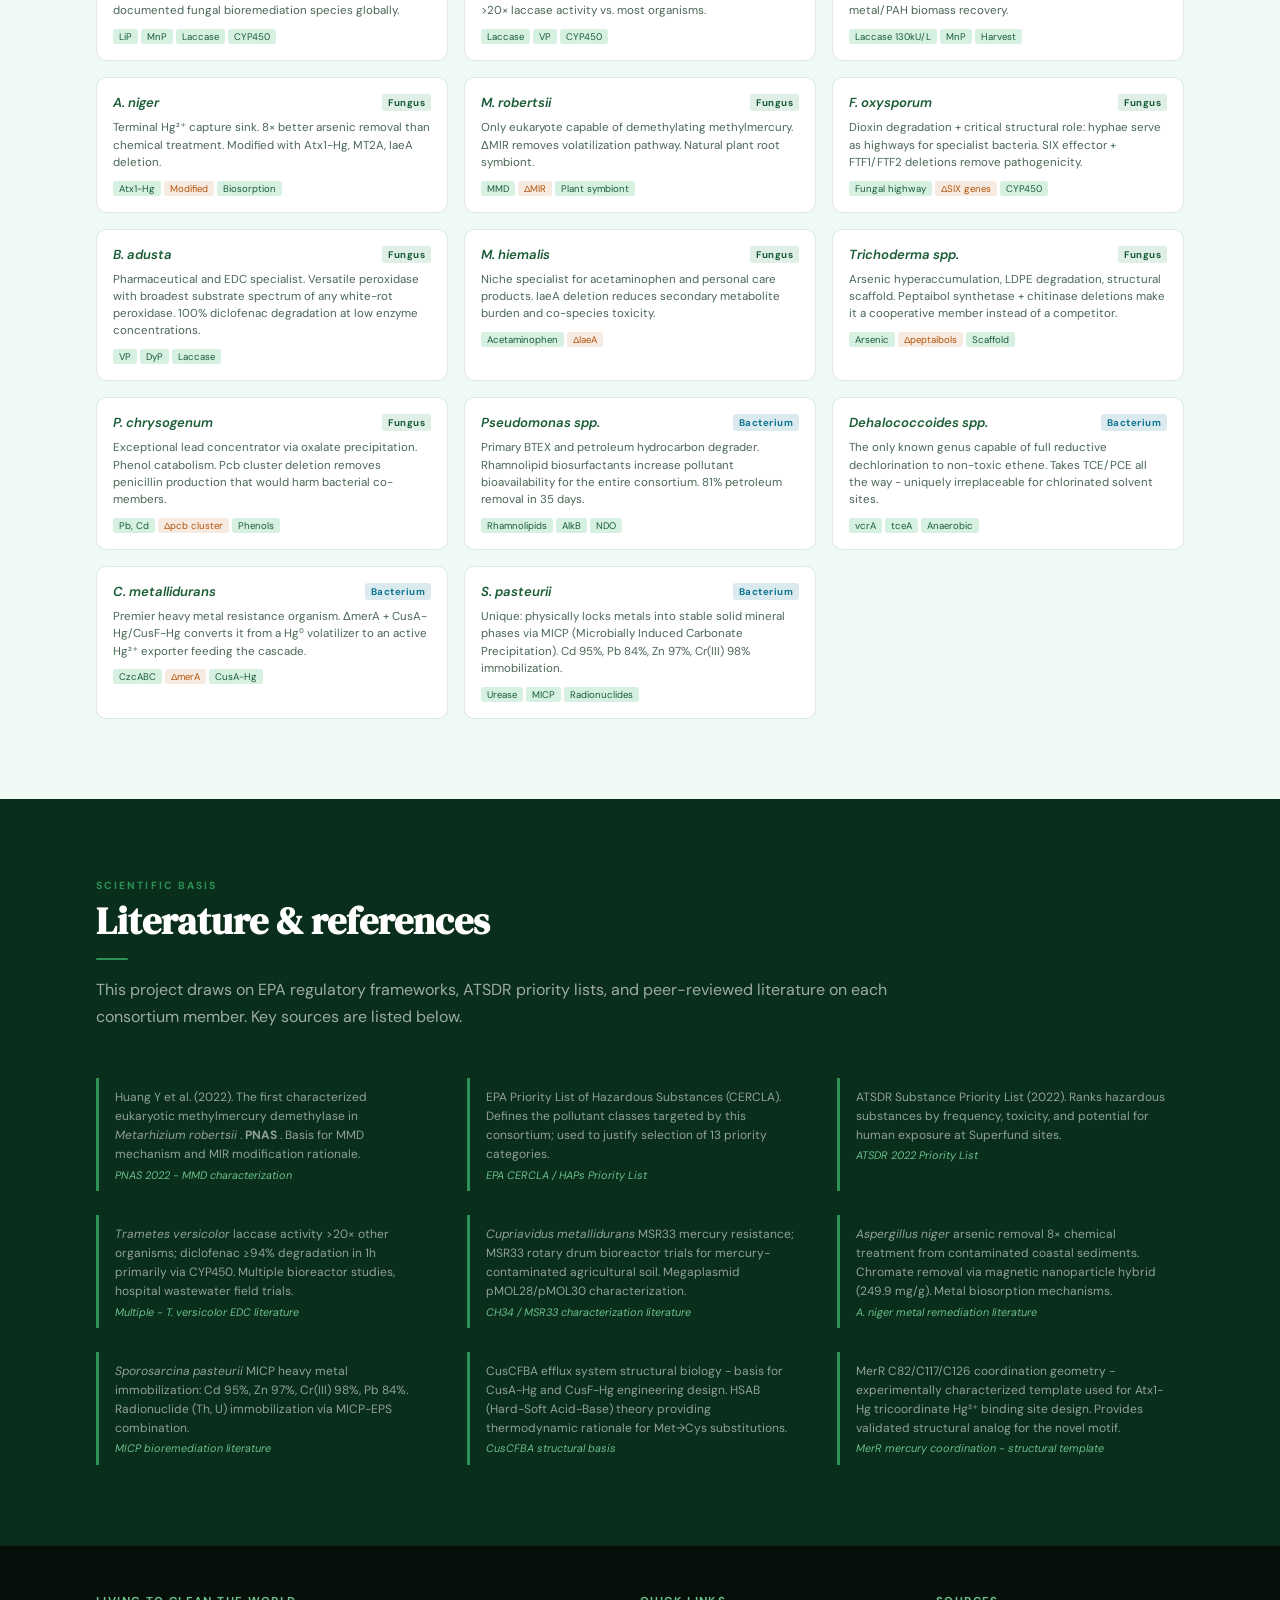
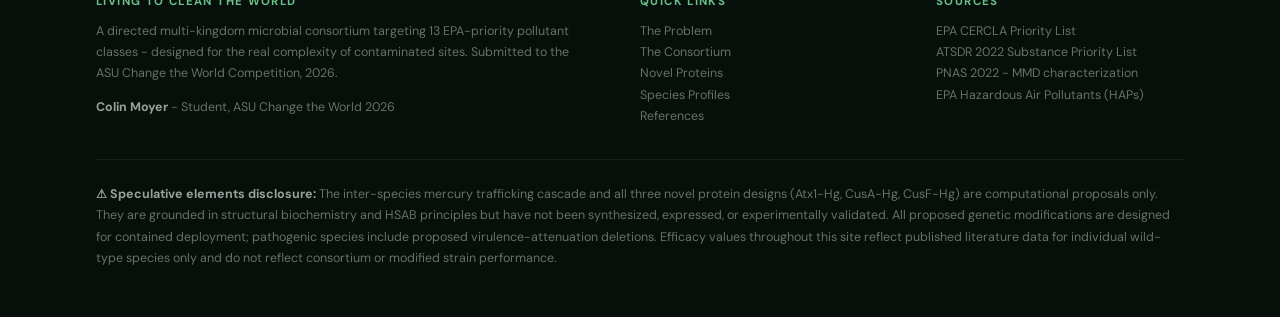
<file: main.html>
<!doctype html>
<html lang="en">
  <head>
    <meta charset="UTF-8" />
    <meta name="viewport" content="width=device-width, initial-scale=1.0" />
    <title>
      Living to Clean the World - Bioremediation Consortium | ASU CTW 2026
    </title>
    <link rel="preconnect" href="https://fonts.googleapis.com" />
    <link
      href="https://fonts.googleapis.com/css2?family=DM+Serif+Display:ital@0;1&family=DM+Sans:ital,opsz,wght@0,9..40,300;0,9..40,400;0,9..40,500;0,9..40,600;0,9..40,700;1,9..40,300&display=swap"
      rel="stylesheet"
    />
    <style>
      *,
      *::before,
      *::after {
        box-sizing: border-box;
        margin: 0;
        padding: 0;
      }

      :root {
        --gd: #0a2e1c;
        --gm: #1a5c38;
        --gb: #2d9155;
        --gl: #6abf8a;
        --gp: #d6f0e2;
        --gg: #f0faf4;
        --tk: #0e7490;
        --tl: #e0f2fe;
        --am: #b45309;
        --al: #fef3c7;
        --ink: #0f1f14;
        --ims: #2d4a38;
        --isf: #4a6655;
        --pur: #7c3aed;
        --rul: rgba(0, 80, 40, 0.12);
      }

      html {
        scroll-behavior: smooth;
      }

      body {
        font-family: "DM Sans", sans-serif;
        background: var(--ink);
        color: #fff;
        overflow-x: hidden;
      }

      /* ── NAV ── */
      nav {
        position: fixed;
        top: 0;
        left: 0;
        right: 0;
        z-index: 100;
        background: rgba(10, 46, 28, 0.92);
        backdrop-filter: blur(12px);
        border-bottom: 1px solid rgba(106, 191, 138, 0.15);
        padding: 0 2rem;
        display: flex;
        align-items: center;
        justify-content: space-between;
        height: 56px;
      }

      .nav-logo {
        font-family: "DM Serif Display", serif;
        font-size: 1rem;
        color: var(--gl);
        letter-spacing: 0.01em;
      }

      .nav-logo span {
        color: rgba(255, 255, 255, 0.5);
        font-family: "DM Sans", sans-serif;
        font-size: 0.72rem;
        font-weight: 300;
        margin-left: 8px;
      }

      .nav-links {
        display: flex;
        gap: 2rem;
        list-style: none;
      }

      .nav-links a {
        font-size: 0.78rem;
        font-weight: 500;
        letter-spacing: 0.06em;
        text-transform: uppercase;
        color: rgba(255, 255, 255, 0.55);
        text-decoration: none;
        transition: color 0.2s;
      }

      .nav-links a:hover {
        color: var(--gl);
      }

      /* ── HERO ── */
      .hero {
        min-height: 100vh;
        background: var(--gd);
        display: grid;
        grid-template-columns: 1fr 1fr;
        align-items: center;
        padding: 7rem 6rem 5rem;
        position: relative;
        overflow: hidden;
      }

      .hero::before {
        content: "";
        position: absolute;
        inset: 0;
        background: radial-gradient(
          ellipse 70% 60% at 75% 50%,
          rgba(45, 145, 85, 0.18) 0%,
          transparent 70%
        );
        pointer-events: none;
      }

      .hero-bg-grid {
        position: absolute;
        inset: 0;
        background-image:
          linear-gradient(rgba(106, 191, 138, 0.04) 1px, transparent 1px),
          linear-gradient(90deg, rgba(106, 191, 138, 0.04) 1px, transparent 1px);
        background-size: 48px 48px;
        pointer-events: none;
      }

      .hero-left {
        position: relative;
        z-index: 1;
      }

      .hero-eyebrow {
        font-size: 0.65rem;
        font-weight: 600;
        letter-spacing: 0.22em;
        text-transform: uppercase;
        color: var(--gl);
        margin-bottom: 1.2rem;
        display: flex;
        align-items: center;
        gap: 10px;
      }

      .hero-eyebrow::before {
        content: "";
        display: block;
        width: 24px;
        height: 2px;
        background: var(--gb);
        border-radius: 1px;
      }

      h1 {
        font-family: "DM Serif Display", serif;
        font-size: clamp(3rem, 5.5vw, 5rem);
        line-height: 1.04;
        margin-bottom: 1.4rem;
      }

      h1 em {
        color: var(--gl);
        font-style: italic;
      }

      .hero-tagline {
        font-size: 1.05rem;
        font-weight: 300;
        color: rgba(255, 255, 255, 0.6);
        line-height: 1.7;
        max-width: 44ch;
        margin-bottom: 2.5rem;
      }

      .hero-stats {
        display: grid;
        grid-template-columns: repeat(4, 1fr);
        gap: 1rem;
        margin-bottom: 2.5rem;
      }

      .stat-pill {
        background: rgba(255, 255, 255, 0.05);
        border: 1px solid rgba(106, 191, 138, 0.2);
        border-radius: 8px;
        padding: 0.9rem 1rem;
      }

      .stat-pill .v {
        font-family: "DM Serif Display", serif;
        font-size: 2rem;
        color: var(--gl);
        line-height: 1;
      }

      .stat-pill .d {
        font-size: 0.7rem;
        color: rgba(255, 255, 255, 0.45);
        margin-top: 4px;
        line-height: 1.4;
      }

      .hero-cta {
        display: flex;
        gap: 1rem;
        flex-wrap: wrap;
      }

      .btn {
        display: inline-flex;
        align-items: center;
        gap: 6px;
        padding: 0.75rem 1.5rem;
        border-radius: 6px;
        font-size: 0.82rem;
        font-weight: 600;
        letter-spacing: 0.04em;
        text-decoration: none;
        transition: all 0.2s;
        cursor: pointer;
        border: none;
      }

      .btn-primary {
        background: var(--gb);
        color: #fff;
      }

      .btn-primary:hover {
        background: var(--gl);
        color: var(--ink);
      }

      .btn-outline {
        background: transparent;
        color: var(--gl);
        border: 1px solid rgba(106, 191, 138, 0.4);
      }

      .btn-outline:hover {
        background: rgba(106, 191, 138, 0.1);
      }

      .hero-right {
        position: relative;
        z-index: 1;
        display: flex;
        align-items: center;
        justify-content: center;
      }

      .cascade-vis {
        background: rgba(255, 255, 255, 0.03);
        border: 1px solid rgba(106, 191, 138, 0.15);
        border-radius: 16px;
        padding: 2rem;
        width: 100%;
        max-width: 440px;
        animation: fadeInRight 0.8s ease 0.3s both;
      }

      .cv-title {
        font-size: 0.65rem;
        font-weight: 700;
        letter-spacing: 0.16em;
        text-transform: uppercase;
        color: var(--gl);
        margin-bottom: 1.2rem;
      }

      .cv-step {
        display: flex;
        gap: 1rem;
        align-items: flex-start;
        margin-bottom: 0.8rem;
        position: relative;
      }

      .cv-step:not(:last-child)::after {
        content: "";
        position: absolute;
        left: 18px;
        top: 38px;
        bottom: -10px;
        width: 2px;
        background: rgba(106, 191, 138, 0.2);
      }

      .cv-num {
        width: 36px;
        height: 36px;
        border-radius: 50%;
        display: flex;
        align-items: center;
        justify-content: center;
        font-size: 0.75rem;
        font-weight: 700;
        flex-shrink: 0;
      }

      .s1 {
        background: rgba(26, 92, 56, 0.8);
        color: var(--gl);
        border: 1px solid rgba(106, 191, 138, 0.3);
      }

      .s2 {
        background: rgba(14, 116, 144, 0.5);
        color: #7dd3fc;
        border: 1px solid rgba(14, 116, 144, 0.4);
      }

      .s3 {
        background: rgba(124, 58, 237, 0.4);
        color: #c4b5fd;
        border: 1px solid rgba(124, 58, 237, 0.4);
      }

      .s4 {
        background: rgba(146, 64, 14, 0.5);
        color: #fcd34d;
        border: 1px solid rgba(146, 64, 14, 0.4);
      }

      .cv-body h4 {
        font-size: 0.82rem;
        font-weight: 600;
        margin-bottom: 2px;
      }

      .cv-body p {
        font-size: 0.72rem;
        color: rgba(255, 255, 255, 0.5);
        line-height: 1.45;
      }

      .cv-body .sp {
        font-size: 0.68rem;
        font-style: italic;
        color: var(--gl);
        margin-bottom: 3px;
        opacity: 0.8;
      }

      .spec-tag {
        display: inline-block;
        font-size: 0.58rem;
        font-weight: 700;
        letter-spacing: 0.06em;
        text-transform: uppercase;
        padding: 1px 5px;
        border-radius: 3px;
        background: rgba(180, 83, 9, 0.25);
        color: #fcd34d;
        border: 1px solid rgba(180, 83, 9, 0.35);
        margin-left: 4px;
        vertical-align: middle;
      }

      @keyframes fadeInRight {
        from {
          opacity: 0;
          transform: translateX(30px);
        }

        to {
          opacity: 1;
          transform: translateX(0);
        }
      }

      /* ── SPEC BANNER ── */
      .spec-banner-full {
        background: #fffbeb;
        border-bottom: 3px solid var(--am);
        padding: 1.2rem 6rem;
        display: flex;
        align-items: flex-start;
        gap: 1rem;
        color: #78350f;
      }

      .spec-banner-full .icon {
        font-size: 1.4rem;
        flex-shrink: 0;
        margin-top: 2px;
      }

      .spec-banner-full h3 {
        font-size: 0.82rem;
        font-weight: 700;
        color: var(--am);
        margin-bottom: 4px;
      }

      .spec-banner-full p {
        font-size: 0.8rem;
        line-height: 1.6;
      }

      /* ── SECTIONS ── */
      section {
        padding: 5rem 6rem;
      }

      .section-alt {
        background: var(--gg);
        color: var(--ink);
      }

      .section-dark {
        background: var(--gd);
      }

      .section-white {
        background: #fff;
        color: var(--ink);
      }

      .section-eyebrow {
        font-size: 0.65rem;
        font-weight: 700;
        letter-spacing: 0.2em;
        text-transform: uppercase;
        color: var(--gb);
        margin-bottom: 0.5rem;
      }

      .section-alt .section-eyebrow,
      .section-white .section-eyebrow {
        color: var(--gm);
      }

      h2 {
        font-family: "DM Serif Display", serif;
        font-size: clamp(1.8rem, 3vw, 2.8rem);
        line-height: 1.1;
        margin-bottom: 0.8rem;
      }

      .section-alt h2,
      .section-white h2 {
        color: var(--ink);
      }

      .section-intro {
        font-size: 1rem;
        line-height: 1.7;
        color: rgba(255, 255, 255, 0.6);
        max-width: 72ch;
        margin-bottom: 3rem;
      }

      .section-alt .section-intro,
      .section-white .section-intro {
        color: var(--isf);
      }

      /* ── PROBLEM SECTION ── */
      .problem-grid {
        display: grid;
        grid-template-columns: 1fr 1fr;
        gap: 4rem;
        align-items: start;
      }

      .problem-text p {
        font-size: 0.95rem;
        line-height: 1.75;
        color: rgba(255, 255, 255, 0.72);
        margin-bottom: 1rem;
      }

      .pollutant-cloud {
        display: flex;
        flex-wrap: wrap;
        gap: 0.4rem;
        margin-top: 1.5rem;
      }

      .ptag {
        font-size: 0.72rem;
        padding: 4px 10px;
        border-radius: 20px;
        font-weight: 500;
        cursor: default;
        transition: all 0.15s;
      }

      .ptag:hover {
        transform: translateY(-2px);
      }

      .tg {
        background: rgba(45, 145, 85, 0.25);
        color: var(--gl);
        border: 1px solid rgba(106, 191, 138, 0.25);
      }

      .tt {
        background: rgba(14, 116, 144, 0.25);
        color: #7dd3fc;
        border: 1px solid rgba(14, 116, 144, 0.3);
      }

      .ta {
        background: rgba(180, 83, 9, 0.25);
        color: #fcd34d;
        border: 1px solid rgba(180, 83, 9, 0.3);
      }

      .problem-stats {
        display: grid;
        grid-template-columns: 1fr 1fr;
        gap: 1rem;
      }

      .pstat {
        background: rgba(255, 255, 255, 0.05);
        border: 1px solid rgba(106, 191, 138, 0.18);
        border-radius: 10px;
        padding: 1.2rem;
      }

      .pstat .v {
        font-family: "DM Serif Display", serif;
        font-size: 2.4rem;
        color: var(--gl);
        line-height: 1;
      }

      .pstat .d {
        font-size: 0.75rem;
        color: rgba(255, 255, 255, 0.45);
        margin-top: 6px;
        line-height: 1.45;
      }

      /* ── CONSORTIUM TABLE ── */
      .tbl-wrap {
        overflow-x: auto;
        margin-top: 2rem;
      }

      table.ctbl {
        width: 100%;
        border-collapse: collapse;
      }

      .ctbl th {
        font-size: 0.65rem;
        font-weight: 700;
        letter-spacing: 0.1em;
        text-transform: uppercase;
        color: var(--isf);
        border-bottom: 2px solid var(--gm);
        padding: 0.5rem 0.75rem;
        text-align: left;
        background: var(--gg);
      }

      .ctbl td {
        font-size: 0.8rem;
        padding: 0.55rem 0.75rem;
        border-bottom: 1px solid var(--rul);
        vertical-align: top;
        color: var(--ink);
        line-height: 1.4;
      }

      .ctbl tr:hover td {
        background: rgba(45, 145, 85, 0.05);
      }

      .ctbl td em {
        font-style: italic;
        color: var(--gm);
      }

      .role-tag {
        display: inline-block;
        font-size: 0.65rem;
        font-weight: 600;
        padding: 2px 7px;
        border-radius: 4px;
        background: var(--gp);
        color: var(--gm);
        white-space: nowrap;
      }

      .role-teal {
        background: var(--tl);
        color: var(--tk);
      }

      .mod-check {
        text-align: center;
        color: var(--gb);
        font-weight: 700;
      }

      .mod-none {
        text-align: center;
        color: #ccc;
      }

      /* ── PROTEINS ── */
      .proteins-grid {
        display: grid;
        grid-template-columns: 1fr 1fr 1fr;
        gap: 1.5rem;
        margin-top: 2rem;
      }

      .protein-card {
        border-radius: 10px;
        padding: 1.5rem;
        position: relative;
        overflow: hidden;
      }

      .protein-card::before {
        content: "";
        position: absolute;
        top: 0;
        left: 0;
        right: 0;
        height: 3px;
        background: currentColor;
      }

      .pc-amber {
        background: var(--al);
        border: 1px solid rgba(180, 83, 9, 0.2);
      }

      .pc-amber::before {
        color: var(--am);
      }

      .pc-teal {
        background: var(--tl);
        border: 1px solid rgba(14, 116, 144, 0.2);
      }

      .pc-teal::before {
        color: var(--tk);
      }

      .pc-pur {
        background: #f5f3ff;
        border: 1px solid rgba(124, 58, 237, 0.15);
      }

      .pc-pur::before {
        color: var(--pur);
      }

      .protein-card .unv {
        float: right;
        font-size: 0.6rem;
        font-weight: 700;
        letter-spacing: 0.05em;
        padding: 2px 6px;
        border-radius: 3px;
        margin-top: 2px;
      }

      .pc-amber .unv {
        background: rgba(180, 83, 9, 0.12);
        color: var(--am);
        border: 1px solid rgba(180, 83, 9, 0.25);
      }

      .pc-teal .unv {
        background: rgba(14, 116, 144, 0.12);
        color: var(--tk);
        border: 1px solid rgba(14, 116, 144, 0.25);
      }

      .protein-card h3 {
        font-size: 0.9rem;
        font-weight: 700;
        margin-bottom: 0.3rem;
        color: var(--ink);
      }

      .protein-card .host {
        font-size: 0.7rem;
        font-style: italic;
        color: var(--gm);
        margin-bottom: 0.8rem;
        display: block;
      }

      .protein-card ul {
        list-style: none;
        padding: 0;
      }

      .protein-card li {
        font-size: 0.75rem;
        line-height: 1.55;
        padding-left: 14px;
        position: relative;
        margin-bottom: 0.35rem;
        color: var(--ims);
      }

      .protein-card li::before {
        content: "◆";
        position: absolute;
        left: 0;
        font-size: 0.45rem;
        top: 4px;
      }

      .pc-amber li::before {
        color: var(--am);
      }

      .pc-teal li::before {
        color: var(--tk);
      }

      /* ── ADVANTAGES ── */
      .advantages-grid {
        display: grid;
        grid-template-columns: repeat(2, 1fr);
        gap: 1.2rem;
        margin-top: 2rem;
      }

      .adv-card {
        border-radius: 10px;
        padding: 1.4rem 1.4rem 1.4rem 1.7rem;
        position: relative;
        overflow: hidden;
        background: rgba(255, 255, 255, 0.04);
        border: 1px solid rgba(106, 191, 138, 0.14);
      }

      .adv-card::before {
        content: "";
        position: absolute;
        left: 0;
        top: 0;
        bottom: 0;
        width: 4px;
        border-radius: 10px 0 0 10px;
      }

      .adv-g::before {
        background: var(--gb);
      }

      .adv-t::before {
        background: var(--tk);
      }

      .adv-p::before {
        background: var(--pur);
      }

      .adv-a::before {
        background: var(--am);
      }

      .adv-card h4 {
        font-size: 0.88rem;
        font-weight: 700;
        color: var(--ink);
        margin-bottom: 0.4rem;
      }

      .adv-card p {
        font-size: 0.8rem;
        line-height: 1.6;
        color: var(--isf);
      }

      /* ── EFFICACY ── */
      .efficacy-list {
        margin-top: 1.5rem;
        display: flex;
        flex-direction: column;
        gap: 0.7rem;
        max-width: 620px;
      }

      .eff-row {
        display: flex;
        align-items: center;
        gap: 1rem;
      }

      .eff-lbl {
        font-size: 0.8rem;
        color: var(--isf);
        width: 200px;
        flex-shrink: 0;
        line-height: 1.3;
      }

      .eff-bar {
        flex: 1;
        height: 8px;
        background: var(--gp);
        border-radius: 4px;
        overflow: hidden;
      }

      .eff-fill {
        height: 100%;
        border-radius: 4px;
        background: var(--gb);
        transition: width 1s ease;
      }

      .eff-fill-t {
        background: var(--tk);
      }

      .eff-pct {
        font-size: 0.8rem;
        font-weight: 600;
        color: var(--gm);
        width: 40px;
        text-align: right;
      }

      .eff-pct-t {
        color: var(--tk);
      }

      .eff-note {
        font-size: 0.7rem;
        color: #999;
        margin-top: 0.5rem;
      }

      /* ── SPECIES GRID ── */
      .species-filters {
        display: flex;
        gap: 0.5rem;
        flex-wrap: wrap;
        margin-bottom: 1.5rem;
        margin-top: 0.5rem;
      }

      .filter-btn {
        font-size: 0.72rem;
        font-weight: 600;
        padding: 4px 12px;
        border-radius: 20px;
        border: 1px solid var(--rul);
        background: transparent;
        color: var(--isf);
        cursor: pointer;
        transition: all 0.15s;
      }

      .filter-btn.active,
      .filter-btn:hover {
        background: var(--gm);
        color: #fff;
        border-color: var(--gm);
      }

      .species-cards {
        display: grid;
        grid-template-columns: repeat(3, 1fr);
        gap: 1rem;
      }

      .sp-card {
        background: #fff;
        border: 1px solid var(--rul);
        border-radius: 10px;
        padding: 1rem;
        transition:
          transform 0.15s,
          box-shadow 0.15s;
      }

      .sp-card:hover {
        transform: translateY(-3px);
        box-shadow: 0 8px 24px rgba(0, 0, 0, 0.08);
      }

      .sp-card-header {
        display: flex;
        justify-content: space-between;
        align-items: flex-start;
        margin-bottom: 0.5rem;
      }

      .sp-name {
        font-size: 0.82rem;
        font-style: italic;
        font-weight: 600;
        color: var(--gm);
      }

      .sp-type {
        font-size: 0.6rem;
        font-weight: 700;
        letter-spacing: 0.05em;
        padding: 2px 6px;
        border-radius: 3px;
      }

      .type-fungus {
        background: rgba(45, 145, 85, 0.15);
        color: var(--gm);
      }

      .type-bacteria {
        background: rgba(14, 116, 144, 0.15);
        color: var(--tk);
      }

      .sp-role {
        font-size: 0.72rem;
        color: var(--isf);
        line-height: 1.5;
        margin-bottom: 0.6rem;
      }

      .sp-tags {
        display: flex;
        flex-wrap: wrap;
        gap: 3px;
      }

      .sp-tag {
        font-size: 0.6rem;
        padding: 1px 6px;
        border-radius: 3px;
        background: var(--gp);
        color: var(--gm);
      }

      .sp-mod {
        background: rgba(180, 83, 9, 0.12);
        color: var(--am);
      }

      /* ── REFS ── */
      .refs-grid {
        display: grid;
        grid-template-columns: 1fr 1fr 1fr;
        gap: 1.5rem;
        margin-top: 2rem;
      }

      .ref-item {
        border-left: 3px solid var(--gb);
        padding: 0.6rem 1rem;
      }

      .ref-item p {
        font-size: 0.75rem;
        line-height: 1.6;
        color: rgba(255, 255, 255, 0.55);
      }

      .ref-item .cite {
        font-size: 0.68rem;
        color: var(--gl);
        font-style: italic;
        margin-top: 3px;
      }

      /* ── FOOTER ── */
      footer {
        background: #060f09;
        padding: 3rem 6rem;
        border-top: 1px solid rgba(106, 191, 138, 0.1);
      }

      .footer-grid {
        display: grid;
        grid-template-columns: 2fr 1fr 1fr;
        gap: 3rem;
      }

      footer h4 {
        font-size: 0.72rem;
        font-weight: 700;
        letter-spacing: 0.12em;
        text-transform: uppercase;
        color: var(--gl);
        margin-bottom: 0.75rem;
      }

      footer p,
      footer li {
        font-size: 0.78rem;
        color: rgba(255, 255, 255, 0.4);
        line-height: 1.7;
      }

      footer ul {
        list-style: none;
      }

      footer .disclaimer {
        font-size: 0.7rem;
        color: rgba(255, 255, 255, 0.3);
        line-height: 1.6;
        border-top: 1px solid rgba(255, 255, 255, 0.06);
        margin-top: 2rem;
        padding-top: 1.5rem;
      }

      footer strong {
        color: rgba(255, 255, 255, 0.6);
      }

      /* ── SCROLL ANIMATIONS ── */
      .reveal {
        opacity: 0;
        transform: translateY(24px);
        transition:
          opacity 0.6s ease,
          transform 0.6s ease;
      }

      .reveal.visible {
        opacity: 1;
        transform: translateY(0);
      }

      /* ── RESPONSIVE ── */
      @media (max-width: 1100px) {
        .hero {
          padding: 7rem 3rem 5rem;
          grid-template-columns: 1fr;
        }

        .hero-right {
          display: none;
        }

        section {
          padding: 4rem 3rem;
        }

        .spec-banner-full {
          padding: 1.2rem 3rem;
        }

        .proteins-grid {
          grid-template-columns: 1fr 1fr;
        }

        .species-cards {
          grid-template-columns: 1fr 1fr;
        }

        .refs-grid {
          grid-template-columns: 1fr 1fr;
        }

        footer {
          padding: 3rem;
        }

        .footer-grid {
          grid-template-columns: 1fr 1fr;
        }
      }

      @media (max-width: 700px) {
        .hero {
          padding: 6rem 1.5rem 3rem;
        }

        .hero-stats {
          grid-template-columns: 1fr 1fr;
        }

        section {
          padding: 3rem 1.5rem;
        }

        .spec-banner-full {
          padding: 1rem 1.5rem;
        }

        .problem-grid,
        .advantages-grid,
        .proteins-grid,
        .species-cards,
        .refs-grid,
        .footer-grid {
          grid-template-columns: 1fr;
        }

        nav {
          padding: 0 1rem;
        }

        .nav-links {
          gap: 1rem;
        }
      }

      /* ── UTILS ── */
      .rule {
        width: 32px;
        height: 2px;
        background: var(--gb);
        border-radius: 1px;
        margin: 1rem 0;
      }

      .section-alt .rule,
      .section-white .rule {
        background: var(--gb);
      }
    </style>
  </head>

  <body>
    <!-- NAV -->
    <nav>
      <div class="nav-logo">
        Living to
        <em>Clean</em>
        the World
        <span>ASU Change the World · 2026</span>
      </div>
      <ul class="nav-links">
        <li><a href="#problem">Problem</a></li>
        <li><a href="#consortium">Consortium</a></li>
        <li><a href="#proteins">Proteins</a></li>
        <li><a href="#species">Species</a></li>
        <li><a href="#references">References</a></li>
      </ul>
    </nav>

    <!-- HERO -->
    <section class="hero" id="top">
      <div class="hero-bg-grid"></div>
      <div class="hero-left">
        <div class="hero-eyebrow">ASU Change the World · 2026</div>
        <h1>
          Living to
          <br />
          <em>Clean</em>
          <br />
          the World
        </h1>
        <p class="hero-tagline">
          A directed multi-kingdom microbial consortium targeting 13
          EPA-priority pollutant classes - fungi and bacteria, each a
          specialist, working as one.
        </p>
        <div class="hero-stats">
          <div class="stat-pill">
            <div class="v">1,300+</div>
            <div class="d">Active EPA Superfund sites in the U.S.</div>
          </div>
          <div class="stat-pill">
            <div class="v">13</div>
            <div class="d">Pollutant classes targeted simultaneously</div>
          </div>
          <div class="stat-pill">
            <div class="v">14</div>
            <div class="d">
              Organisms - fungi and bacteria, each a specialist
            </div>
          </div>
          <div class="stat-pill">
            <div class="v">3</div>
            <div class="d">Novel engineered proteins designed de novo</div>
          </div>
        </div>
        <div class="hero-cta">
          <a href="#consortium" class="btn btn-primary">
            Explore the Consortium
          </a>
          <a href="#proteins" class="btn btn-outline">Novel Protein Designs</a>
        </div>
      </div>
      <div class="hero-right">
        <div class="cascade-vis">
          <div class="cv-title">★ Mercury Trafficking Cascade</div>
          <div class="cv-step">
            <div class="cv-num s1">1</div>
            <div class="cv-body">
              <div class="sp">Metarhizium robertsii (ΔMIR)</div>
              <h4>Demethylation</h4>
              <p>
                MMD converts methylmercury → Hg²⁺. MIR deletion prevents Hg⁰
                escape.
              </p>
            </div>
          </div>
          <div class="cv-step">
            <div class="cv-num s2">2</div>
            <div class="cv-body">
              <div class="sp">
                Cupriavidus metallidurans (ΔmerA)
                <span class="spec-tag">speculative</span>
              </div>
              <h4>Hg²⁺ Export</h4>
              <p>CusA-Hg/CusF-Hg efflux system exports Hg²⁺ extracellularly.</p>
            </div>
          </div>
          <div class="cv-step">
            <div class="cv-num s3">3</div>
            <div class="cv-body">
              <div class="sp">
                Aspergillus niger (Atx1-Hg)
                <span class="spec-tag">speculative</span>
              </div>
              <h4>Extracellular Capture</h4>
              <p>Atx1-Hg captures extracellular Hg²⁺ and shuttles it inward.</p>
            </div>
          </div>
          <div class="cv-step">
            <div class="cv-num s4">4</div>
            <div class="cv-body">
              <div class="sp">Aspergillus niger (MT2A / PgpdA)</div>
              <h4>Sequestration & Harvest</h4>
              <p>
                MT2A constitutively sequesters Hg²⁺. Biomass harvested for
                removal.
              </p>
            </div>
          </div>
        </div>
      </div>
    </section>

    <!-- SCIENTIFIC INTEGRITY BANNER -->
    <div class="spec-banner-full">
      <div class="icon">⚠</div>
      <div>
        <h3>Scientific Integrity Disclosure</h3>
        <p>
          This project contains two distinct categories of content.
          <strong>Literature-backed elements</strong>
          describe real, characterized organisms and mechanisms with established
          experimental support (EPA HAPs, CERCLA, ATSDR 2022 sources).
          <strong>Computational / speculative proposals</strong>
          - including the inter-species mercury trafficking cascade and all
          three novel protein designs (Atx1-Hg, CusA-Hg, CusF-Hg) - are
          theoretical. They are grounded in structural biochemistry and HSAB
          principles, but have not been experimentally validated (no in vitro or
          in vivo testing performed). These elements are clearly labeled
          throughout.
        </p>
      </div>
    </div>

    <!-- THE PROBLEM -->
    <section class="section-dark" id="problem">
      <div class="reveal">
        <div class="section-eyebrow">The Challenge</div>
        <h2>
          Complex pollution demands
          <br />
          <em>complex</em>
          solutions
        </h2>
        <div class="rule"></div>
      </div>
      <div class="problem-grid reveal">
        <div class="problem-text">
          <p>
            Thousands of Superfund sites, legacy industrial zones, and
            agricultural areas hold complex mixtures of heavy metals, solvents,
            petroleum, pesticides, pharmaceuticals, and more. No single organism
            can tackle them all.
          </p>
          <p>
            Chemical remediation often moves contaminants rather than destroying
            them - transferring the problem from soil to water, or from one
            phase to another. Bioremediation using living organisms can actually
            degrade and concentrate pollutants permanently.
          </p>
          <p>
            The challenge is complexity. Real contaminated sites have multiple
            pollutant classes co-occurring. This consortium is designed for that
            reality.
          </p>
          <div class="pollutant-cloud">
            <span class="ptag tg">Heavy metals</span>
            <span class="ptag tg">Mercury &amp; MeHg</span>
            <span class="ptag tg">PAHs</span>
            <span class="ptag tt">Chlorinated solvents</span>
            <span class="ptag tt">PCBs &amp; dioxins</span>
            <span class="ptag tt">Petroleum / crude oil</span>
            <span class="ptag ta">Pesticides &amp; herbicides</span>
            <span class="ptag ta">Pharmaceuticals / EDCs</span>
            <span class="ptag ta">Plastics (LDPE, PU)</span>
            <span class="ptag tg">Radionuclides</span>
            <span class="ptag tt">TNT &amp; nitroaromatics</span>
            <span class="ptag ta">Industrial dyes</span>
            <span class="ptag tg">Arsenic &amp; chromium</span>
          </div>
        </div>
        <div class="problem-stats">
          <div class="pstat">
            <div class="v">1,300+</div>
            <div class="d">Active EPA Superfund sites in the United States</div>
          </div>
          <div class="pstat">
            <div class="v">$50B+</div>
            <div class="d">
              Estimated U.S. legacy contamination cleanup costs
            </div>
          </div>
          <div class="pstat">
            <div class="v">400M+</div>
            <div class="d">
              People globally affected by industrial pollution (WHO est.)
            </div>
          </div>
          <div class="pstat">
            <div class="v">13</div>
            <div class="d">
              Distinct pollutant classes this consortium addresses
              simultaneously
            </div>
          </div>
        </div>
      </div>
    </section>

    <!-- THE CONSORTIUM -->
    <section class="section-alt" id="consortium">
      <div class="reveal">
        <div class="section-eyebrow">The Consortium</div>
        <h2>14 specialists. One system.</h2>
        <div class="rule"></div>
        <p class="section-intro">
          Each organism handles what it does best, then hands off to the next.
          Fungi provide the hyphal scaffold and extracellular enzyme power;
          bacteria bring metabolic versatility, anaerobic capability, and metal
          resistance.
        </p>
      </div>

      <div class="reveal">
        <div class="tbl-wrap">
          <table class="ctbl">
            <thead>
              <tr>
                <th>Organism</th>
                <th>Kingdom</th>
                <th>Primary Role</th>
                <th>Key Mechanisms</th>
                <th style="text-align: center">Modified</th>
              </tr>
            </thead>
            <tbody>
              <tr>
                <td><em>Phanerochaete chrysosporium</em></td>
                <td>Fungus</td>
                <td>
                  <span class="role-tag">PAHs, chlorinated, dioxins</span>
                </td>
                <td>LiP, MnP, laccase, CYP450</td>
                <td class="mod-none">-</td>
              </tr>
              <tr>
                <td><em>Trametes versicolor</em></td>
                <td>Fungus</td>
                <td><span class="role-tag">Pharmaceuticals / EDCs</span></td>
                <td>Laccase (&gt;20× activity), VP, CYP450</td>
                <td class="mod-none">-</td>
              </tr>
              <tr>
                <td><em>Pleurotus ostreatus</em></td>
                <td>Fungus</td>
                <td><span class="role-tag">PAHs, plastics, metals</span></td>
                <td>Laccase (up to 130,000 U/L), MnP</td>
                <td class="mod-none">-</td>
              </tr>
              <tr>
                <td><em>Aspergillus niger</em></td>
                <td>Fungus</td>
                <td>
                  <span class="role-tag">Hg²⁺ terminal capture sink</span>
                </td>
                <td>Atx1-Hg, MT2A, biosorption, oxalic acid</td>
                <td class="mod-check">✓</td>
              </tr>
              <tr>
                <td><em>Metarhizium robertsii</em></td>
                <td>Fungus</td>
                <td><span class="role-tag">MeHg demethylation</span></td>
                <td>MMD (PNAS 2022), ΔMIR, plant symbiosis</td>
                <td class="mod-check">✓</td>
              </tr>
              <tr>
                <td><em>Fusarium oxysporum</em></td>
                <td>Fungus</td>
                <td><span class="role-tag">Dioxins + fungal highway</span></td>
                <td>CYP450 (cytosolic + mitochondrial), cutinase</td>
                <td class="mod-check">✓</td>
              </tr>
              <tr>
                <td><em>Bjerkandera adusta</em></td>
                <td>Fungus</td>
                <td><span class="role-tag">Pharma / EDC specialist</span></td>
                <td>VP (broadest substrate spectrum), DyP, laccase</td>
                <td class="mod-none">-</td>
              </tr>
              <tr>
                <td><em>Mucor hiemalis</em></td>
                <td>Fungus</td>
                <td><span class="role-tag">Acetaminophen, PCPs</span></td>
                <td>Intracellular biotransformation, biosorption</td>
                <td class="mod-check">✓</td>
              </tr>
              <tr>
                <td><em>Trichoderma spp.</em></td>
                <td>Fungus</td>
                <td><span class="role-tag">Arsenic, metals, scaffold</span></td>
                <td>Hyperaccumulation, bioleaching, LDPE degradation</td>
                <td class="mod-check">✓</td>
              </tr>
              <tr>
                <td><em>Penicillium chrysogenum</em></td>
                <td>Fungus</td>
                <td><span class="role-tag">Pb, Cd, phenols</span></td>
                <td>Lead oxalate precipitation, phenol catabolism</td>
                <td class="mod-check">✓</td>
              </tr>
              <tr>
                <td><em>Pseudomonas spp.</em></td>
                <td>Bacterium</td>
                <td>
                  <span class="role-tag role-teal">
                    BTEX, petroleum hydrocarbons
                  </span>
                </td>
                <td>Rhamnolipids, oxygenases, biofilm</td>
                <td class="mod-none">-</td>
              </tr>
              <tr>
                <td><em>Dehalococcoides spp.</em></td>
                <td>Bacterium</td>
                <td>
                  <span class="role-tag role-teal">
                    TCE / PCE → non-toxic ethene
                  </span>
                </td>
                <td>Organohalide respiration, reductive dehalogenases</td>
                <td class="mod-none">-</td>
              </tr>
              <tr>
                <td><em>Cupriavidus metallidurans</em></td>
                <td>Bacterium</td>
                <td>
                  <span class="role-tag role-teal">Multi-metal resistance</span>
                </td>
                <td>CzcABC, PbrABCDEFT, CusA-Hg efflux</td>
                <td class="mod-check">✓</td>
              </tr>
              <tr>
                <td><em>Sporosarcina pasteurii</em></td>
                <td>Bacterium</td>
                <td>
                  <span class="role-tag role-teal">Metal locking via MICP</span>
                </td>
                <td>Urease-driven carbonate precipitation</td>
                <td class="mod-none">-</td>
              </tr>
            </tbody>
          </table>
        </div>
      </div>

      <div class="reveal" style="margin-top: 3rem">
        <div class="section-eyebrow">Competitive Advantages</div>
        <h2>Why multi-kingdom?</h2>
        <div class="rule"></div>
        <div class="advantages-grid">
          <div class="adv-card adv-g">
            <h4>Multi-Kingdom Architecture</h4>
            <p>
              Fungi (hyphal scaffold + extracellular enzymes) paired with
              bacteria (metabolic versatility, anaerobic capability) for
              complementary attack across all contamination zones
              simultaneously. Neither kingdom alone covers the full pollutant
              spectrum.
            </p>
          </div>
          <div class="adv-card adv-t">
            <h4>Fungal Highways</h4>
            <p>
              <em>Fusarium</em>
              and
              <em>Trichoderma</em>
              hyphae act as physical conduits letting specialist bacteria reach
              otherwise inaccessible deep zones in contaminated soil - bacteria
              literally travel along fungal filaments to reach their substrates.
            </p>
          </div>
          <div class="adv-card adv-p">
            <h4>Zero Volatilization Design</h4>
            <p>
              All Hg⁰-producing pathways deleted (MIR in
              <em>M. robertsii</em>
              ; MerA in
              <em>C. metallidurans</em>
              ). Mercury stays in the system - concentrated, captured, and
              harvested - rather than escaping as atmospheric vapor.
            </p>
          </div>
          <div class="adv-card adv-a">
            <h4>Consortium Compatibility Engineering</h4>
            <p>
              <em>Trichoderma</em>
              peptaibol synthetase and chitinase genes deleted to stop
              co-species killing.
              <em>Penicillium</em>
              pcb cluster deleted to protect bacterial members. The organisms
              are engineered to cooperate, not compete.
            </p>
          </div>
        </div>
      </div>
    </section>

    <!-- NOVEL PROTEINS -->
    <section class="section-white" id="proteins">
      <div class="reveal">
        <div class="section-eyebrow">Novel Protein Designs</div>
        <h2>Three computationally-derived proteins</h2>
        <div class="rule"></div>
        <p class="section-intro">
          These engineered proteins are the novel contribution of this project.
          Each is designed from structural biochemistry and HSAB (Hard-Soft
          Acid-Base) principles. None have been synthesized, expressed, or
          experimentally assayed - they are theoretical proposals.
        </p>
      </div>

      <div
        style="
          background: #fffbeb;
          border: 1px solid rgba(180, 83, 9, 0.25);
          border-left: 4px solid var(--am);
          border-radius: 6px;
          padding: 1rem 1.2rem;
          margin-bottom: 2rem;
          display: flex;
          gap: 0.8rem;
          align-items: flex-start;
        "
        class="reveal"
      >
        <span style="font-size: 1.1rem; flex-shrink: 0">⚠</span>
        <p style="font-size: 0.8rem; color: #78350f; line-height: 1.6">
          <strong style="color: var(--am)">No experimental validation.</strong>
          Protein designs are theoretical - derived from structural
          biochemistry, HSAB principles, and homology to characterized systems.
          Not yet synthesized, expressed, or assayed.
        </p>
      </div>

      <div class="proteins-grid reveal">
        <div class="protein-card pc-amber">
          <span class="unv">UNVALIDATED</span>
          <h3>Atx1-Hg</h3>
          <span class="host">Hg²⁺ Chaperone - Aspergillus niger</span>
          <ul>
            <li>
              MxCxxC → MCxCC motif: third Cys added, spacing reduced -
              tricoordinate Hg²⁺ binding site
            </li>
            <li>
              Gly spacers allow backbone flexibility for Hg²⁺-preferred
              linear/trigonal geometry
            </li>
            <li>
              Interaction surface redesigned to dock MT2A instead of native
              Cu-ATPases
            </li>
            <li>
              Template: MerR C82/C117/C126 coordination geometry (experimentally
              characterized)
            </li>
            <li>
              Structural basis: ferredoxin-like βαββαβ fold of native M.
              robertsii Atx1 copper chaperone
            </li>
          </ul>
        </div>
        <div class="protein-card pc-teal">
          <span
            class="unv"
            style="
              color: var(--tk);
              border-color: rgba(14, 116, 144, 0.3);
              background: rgba(224, 242, 254, 0.8);
            "
          >
            UNVALIDATED
          </span>
          <h3>CusA-Hg</h3>
          <span class="host">
            Transmembrane Efflux Pump - Cupriavidus metallidurans
          </span>
          <ul>
            <li>
              Transmembrane Met relay → Cys (M573C, M623C, M672C) - continuous
              thiolate channel
            </li>
            <li>
              Creates contiguous soft-donor relay optimized for Hg²⁺'s strong
              thiolate affinity
            </li>
            <li>
              CusC outer membrane channel unchanged - non-selective for cation
              identity
            </li>
            <li>
              Basis: HSAB theory - Hg²⁺ (soft acid) has extreme thiolate (soft
              base) affinity
            </li>
          </ul>
        </div>
        <div class="protein-card pc-teal">
          <span
            class="unv"
            style="
              color: var(--tk);
              border-color: rgba(14, 116, 144, 0.3);
              background: rgba(224, 242, 254, 0.8);
            "
          >
            UNVALIDATED
          </span>
          <h3>CusF-Hg</h3>
          <span class="host">
            Periplasmic Chaperone - Cupriavidus metallidurans
          </span>
          <ul>
            <li>
              HxMxM → HxCxC: both Met residues replaced with Cys -
              Hg²⁺-selective from entry point
            </li>
            <li>
              Prevents Cu⁺ competition at the periplasmic capture step before
              Hg²⁺ reaches CusA
            </li>
            <li>
              Works in tandem with CusA-Hg as a functional unit expressed from
              synthetic operon
            </li>
            <li>
              Validation approach: E. coli ΔcusA expression, ICP-MS metal export
              quantification
            </li>
          </ul>
        </div>
      </div>

      <div class="reveal" style="margin-top: 3rem">
        <div class="section-eyebrow" style="color: var(--gm)">
          Representative Efficacy
        </div>
        <h2>Literature data from individual species</h2>
        <div class="rule"></div>
        <p class="section-intro" style="color: var(--isf)">
          These figures represent performance of individual wild-type component
          species from the published literature - not the consortium as a whole,
          and not the modified strains.
        </p>
        <div class="efficacy-list">
          <div class="eff-row">
            <div class="eff-lbl">Petroleum hydrocarbons</div>
            <div class="eff-bar">
              <div class="eff-fill" style="width: 81%"></div>
            </div>
            <div class="eff-pct">81%</div>
          </div>
          <div class="eff-row">
            <div class="eff-lbl">Diclofenac (pharmaceutical)</div>
            <div class="eff-bar">
              <div class="eff-fill" style="width: 100%"></div>
            </div>
            <div class="eff-pct">100%</div>
          </div>
          <div class="eff-row">
            <div class="eff-lbl">Cr(VI) removal</div>
            <div class="eff-bar">
              <div class="eff-fill" style="width: 95%"></div>
            </div>
            <div class="eff-pct">95%</div>
          </div>
          <div class="eff-row">
            <div class="eff-lbl">Pesticide degradation</div>
            <div class="eff-bar">
              <div class="eff-fill" style="width: 99%"></div>
            </div>
            <div class="eff-pct">~99%</div>
          </div>
          <div class="eff-row">
            <div class="eff-lbl">Arsenic removal vs. chemical</div>
            <div class="eff-bar">
              <div class="eff-fill eff-fill-t" style="width: 88%"></div>
            </div>
            <div class="eff-pct eff-pct-t">8×</div>
          </div>
        </div>
        <p class="eff-note">
          Values from individual component species literature. Consortium
          performance not experimentally measured.
        </p>
      </div>
    </section>

    <!-- SPECIES PROFILES -->
    <section class="section-alt" id="species">
      <div class="reveal">
        <div class="section-eyebrow">Species Profiles</div>
        <h2>Meet the consortium members</h2>
        <div class="rule"></div>
        <p class="section-intro">
          Each organism brings unique capabilities. Filter by kingdom or
          modification status.
        </p>
      </div>

      <div class="reveal">
        <div class="species-filters">
          <button
            class="filter-btn active"
            onclick="filterSpecies('all', this)"
          >
            All (14)
          </button>
          <button class="filter-btn" onclick="filterSpecies('fungus', this)">
            Fungi (10)
          </button>
          <button class="filter-btn" onclick="filterSpecies('bacteria', this)">
            Bacteria (4)
          </button>
          <button class="filter-btn" onclick="filterSpecies('modified', this)">
            Modified (6)
          </button>
          <button class="filter-btn" onclick="filterSpecies('wildtype', this)">
            Wild-type (8)
          </button>
        </div>

        <div class="species-cards" id="speciesGrid">
          <!-- Fungi -->
          <div class="sp-card" data-kingdom="fungus" data-mod="wildtype">
            <div class="sp-card-header">
              <span class="sp-name">P. chrysosporium</span>
              <span class="sp-type type-fungus">Fungus</span>
            </div>
            <div class="sp-role">
              Primary enzymatic workhorse - PAHs, chlorinated solvents, PCBs,
              dioxins, TNT, industrial dyes. Most documented fungal
              bioremediation species globally.
            </div>
            <div class="sp-tags">
              <span class="sp-tag">LiP</span>
              <span class="sp-tag">MnP</span>
              <span class="sp-tag">Laccase</span>
              <span class="sp-tag">CYP450</span>
            </div>
          </div>
          <div class="sp-card" data-kingdom="fungus" data-mod="wildtype">
            <div class="sp-card-header">
              <span class="sp-name">T. versicolor</span>
              <span class="sp-type type-fungus">Fungus</span>
            </div>
            <div class="sp-role">
              Specialist for pharmaceuticals and EDCs - diclofenac (≥94% in 1h),
              carbamazepine, ibuprofen, steroid hormones. &gt;20× laccase
              activity vs. most organisms.
            </div>
            <div class="sp-tags">
              <span class="sp-tag">Laccase</span>
              <span class="sp-tag">VP</span>
              <span class="sp-tag">CYP450</span>
            </div>
          </div>
          <div class="sp-card" data-kingdom="fungus" data-mod="wildtype">
            <div class="sp-card-header">
              <span class="sp-name">P. ostreatus</span>
              <span class="sp-type type-fungus">Fungus</span>
            </div>
            <div class="sp-role">
              PAHs, plastics (PU aerobic + anaerobic), pharmaceuticals. Unique:
              edible harvestable fruiting bodies allow metal/PAH biomass
              recovery.
            </div>
            <div class="sp-tags">
              <span class="sp-tag">Laccase 130kU/L</span>
              <span class="sp-tag">MnP</span>
              <span class="sp-tag">Harvest</span>
            </div>
          </div>
          <div class="sp-card" data-kingdom="fungus" data-mod="modified">
            <div class="sp-card-header">
              <span class="sp-name">A. niger</span>
              <span class="sp-type type-fungus">Fungus</span>
            </div>
            <div class="sp-role">
              Terminal Hg²⁺ capture sink. 8× better arsenic removal than
              chemical treatment. Modified with Atx1-Hg, MT2A, IaeA deletion.
            </div>
            <div class="sp-tags">
              <span class="sp-tag">Atx1-Hg</span>
              <span class="sp-tag sp-mod">Modified</span>
              <span class="sp-tag">Biosorption</span>
            </div>
          </div>
          <div class="sp-card" data-kingdom="fungus" data-mod="modified">
            <div class="sp-card-header">
              <span class="sp-name">M. robertsii</span>
              <span class="sp-type type-fungus">Fungus</span>
            </div>
            <div class="sp-role">
              Only eukaryote capable of demethylating methylmercury. ΔMIR
              removes volatilization pathway. Natural plant root symbiont.
            </div>
            <div class="sp-tags">
              <span class="sp-tag">MMD</span>
              <span class="sp-tag sp-mod">ΔMIR</span>
              <span class="sp-tag">Plant symbiont</span>
            </div>
          </div>
          <div class="sp-card" data-kingdom="fungus" data-mod="modified">
            <div class="sp-card-header">
              <span class="sp-name">F. oxysporum</span>
              <span class="sp-type type-fungus">Fungus</span>
            </div>
            <div class="sp-role">
              Dioxin degradation + critical structural role: hyphae serve as
              highways for specialist bacteria. SIX effector + FTF1/FTF2
              deletions remove pathogenicity.
            </div>
            <div class="sp-tags">
              <span class="sp-tag">Fungal highway</span>
              <span class="sp-tag sp-mod">ΔSIX genes</span>
              <span class="sp-tag">CYP450</span>
            </div>
          </div>
          <div class="sp-card" data-kingdom="fungus" data-mod="wildtype">
            <div class="sp-card-header">
              <span class="sp-name">B. adusta</span>
              <span class="sp-type type-fungus">Fungus</span>
            </div>
            <div class="sp-role">
              Pharmaceutical and EDC specialist. Versatile peroxidase with
              broadest substrate spectrum of any white-rot peroxidase. 100%
              diclofenac degradation at low enzyme concentrations.
            </div>
            <div class="sp-tags">
              <span class="sp-tag">VP</span>
              <span class="sp-tag">DyP</span>
              <span class="sp-tag">Laccase</span>
            </div>
          </div>
          <div class="sp-card" data-kingdom="fungus" data-mod="modified">
            <div class="sp-card-header">
              <span class="sp-name">M. hiemalis</span>
              <span class="sp-type type-fungus">Fungus</span>
            </div>
            <div class="sp-role">
              Niche specialist for acetaminophen and personal care products.
              IaeA deletion reduces secondary metabolite burden and co-species
              toxicity.
            </div>
            <div class="sp-tags">
              <span class="sp-tag">Acetaminophen</span>
              <span class="sp-tag sp-mod">ΔIaeA</span>
            </div>
          </div>
          <div class="sp-card" data-kingdom="fungus" data-mod="modified">
            <div class="sp-card-header">
              <span class="sp-name">Trichoderma spp.</span>
              <span class="sp-type type-fungus">Fungus</span>
            </div>
            <div class="sp-role">
              Arsenic hyperaccumulation, LDPE degradation, structural scaffold.
              Peptaibol synthetase + chitinase deletions make it a cooperative
              member instead of a competitor.
            </div>
            <div class="sp-tags">
              <span class="sp-tag">Arsenic</span>
              <span class="sp-tag sp-mod">Δpeptaibols</span>
              <span class="sp-tag">Scaffold</span>
            </div>
          </div>
          <div class="sp-card" data-kingdom="fungus" data-mod="modified">
            <div class="sp-card-header">
              <span class="sp-name">P. chrysogenum</span>
              <span class="sp-type type-fungus">Fungus</span>
            </div>
            <div class="sp-role">
              Exceptional lead concentrator via oxalate precipitation. Phenol
              catabolism. Pcb cluster deletion removes penicillin production
              that would harm bacterial co-members.
            </div>
            <div class="sp-tags">
              <span class="sp-tag">Pb, Cd</span>
              <span class="sp-tag sp-mod">Δpcb cluster</span>
              <span class="sp-tag">Phenols</span>
            </div>
          </div>
          <!-- Bacteria -->
          <div class="sp-card" data-kingdom="bacteria" data-mod="wildtype">
            <div class="sp-card-header">
              <span class="sp-name">Pseudomonas spp.</span>
              <span class="sp-type type-bacteria">Bacterium</span>
            </div>
            <div class="sp-role">
              Primary BTEX and petroleum hydrocarbon degrader. Rhamnolipid
              biosurfactants increase pollutant bioavailability for the entire
              consortium. 81% petroleum removal in 35 days.
            </div>
            <div class="sp-tags">
              <span class="sp-tag">Rhamnolipids</span>
              <span class="sp-tag">AlkB</span>
              <span class="sp-tag">NDO</span>
            </div>
          </div>
          <div class="sp-card" data-kingdom="bacteria" data-mod="wildtype">
            <div class="sp-card-header">
              <span class="sp-name">Dehalococcoides spp.</span>
              <span class="sp-type type-bacteria">Bacterium</span>
            </div>
            <div class="sp-role">
              The only known genus capable of full reductive dechlorination to
              non-toxic ethene. Takes TCE/PCE all the way - uniquely
              irreplaceable for chlorinated solvent sites.
            </div>
            <div class="sp-tags">
              <span class="sp-tag">vcrA</span>
              <span class="sp-tag">tceA</span>
              <span class="sp-tag">Anaerobic</span>
            </div>
          </div>
          <div class="sp-card" data-kingdom="bacteria" data-mod="modified">
            <div class="sp-card-header">
              <span class="sp-name">C. metallidurans</span>
              <span class="sp-type type-bacteria">Bacterium</span>
            </div>
            <div class="sp-role">
              Premier heavy metal resistance organism. ΔmerA + CusA-Hg/CusF-Hg
              converts it from a Hg⁰ volatilizer to an active Hg²⁺ exporter
              feeding the cascade.
            </div>
            <div class="sp-tags">
              <span class="sp-tag">CzcABC</span>
              <span class="sp-tag sp-mod">ΔmerA</span>
              <span class="sp-tag">CusA-Hg</span>
            </div>
          </div>
          <div class="sp-card" data-kingdom="bacteria" data-mod="wildtype">
            <div class="sp-card-header">
              <span class="sp-name">S. pasteurii</span>
              <span class="sp-type type-bacteria">Bacterium</span>
            </div>
            <div class="sp-role">
              Unique: physically locks metals into stable solid mineral phases
              via MICP (Microbially Induced Carbonate Precipitation). Cd 95%, Pb
              84%, Zn 97%, Cr(III) 98% immobilization.
            </div>
            <div class="sp-tags">
              <span class="sp-tag">Urease</span>
              <span class="sp-tag">MICP</span>
              <span class="sp-tag">Radionuclides</span>
            </div>
          </div>
        </div>
      </div>
    </section>

    <!-- REFERENCES -->
    <section class="section-dark" id="references">
      <div class="reveal">
        <div class="section-eyebrow">Scientific Basis</div>
        <h2>Literature & references</h2>
        <div class="rule"></div>
        <p class="section-intro">
          This project draws on EPA regulatory frameworks, ATSDR priority lists,
          and peer-reviewed literature on each consortium member. Key sources
          are listed below.
        </p>
      </div>
      <div class="refs-grid reveal">
        <div class="ref-item">
          <p>
            Huang Y et al. (2022). The first characterized eukaryotic
            methylmercury demethylase in
            <em>Metarhizium robertsii</em>
            .
            <strong>PNAS</strong>
            . Basis for MMD mechanism and MIR modification rationale.
          </p>
          <div class="cite">PNAS 2022 - MMD characterization</div>
        </div>
        <div class="ref-item">
          <p>
            EPA Priority List of Hazardous Substances (CERCLA). Defines the
            pollutant classes targeted by this consortium; used to justify
            selection of 13 priority categories.
          </p>
          <div class="cite">EPA CERCLA / HAPs Priority List</div>
        </div>
        <div class="ref-item">
          <p>
            ATSDR Substance Priority List (2022). Ranks hazardous substances by
            frequency, toxicity, and potential for human exposure at Superfund
            sites.
          </p>
          <div class="cite">ATSDR 2022 Priority List</div>
        </div>
        <div class="ref-item">
          <p>
            <em>Trametes versicolor</em>
            laccase activity &gt;20× other organisms; diclofenac ≥94%
            degradation in 1h primarily via CYP450. Multiple bioreactor studies,
            hospital wastewater field trials.
          </p>
          <div class="cite">Multiple - T. versicolor EDC literature</div>
        </div>
        <div class="ref-item">
          <p>
            <em>Cupriavidus metallidurans</em>
            MSR33 mercury resistance; MSR33 rotary drum bioreactor trials for
            mercury-contaminated agricultural soil. Megaplasmid pMOL28/pMOL30
            characterization.
          </p>
          <div class="cite">CH34 / MSR33 characterization literature</div>
        </div>
        <div class="ref-item">
          <p>
            <em>Aspergillus niger</em>
            arsenic removal 8× chemical treatment from contaminated coastal
            sediments. Chromate removal via magnetic nanoparticle hybrid (249.9
            mg/g). Metal biosorption mechanisms.
          </p>
          <div class="cite">A. niger metal remediation literature</div>
        </div>
        <div class="ref-item">
          <p>
            <em>Sporosarcina pasteurii</em>
            MICP heavy metal immobilization: Cd 95%, Zn 97%, Cr(III) 98%, Pb
            84%. Radionuclide (Th, U) immobilization via MICP-EPS combination.
          </p>
          <div class="cite">MICP bioremediation literature</div>
        </div>
        <div class="ref-item">
          <p>
            CusCFBA efflux system structural biology - basis for CusA-Hg and
            CusF-Hg engineering design. HSAB (Hard-Soft Acid-Base) theory
            providing thermodynamic rationale for Met→Cys substitutions.
          </p>
          <div class="cite">CusCFBA structural basis</div>
        </div>
        <div class="ref-item">
          <p>
            MerR C82/C117/C126 coordination geometry - experimentally
            characterized template used for Atx1-Hg tricoordinate Hg²⁺ binding
            site design. Provides validated structural analog for the novel
            motif.
          </p>
          <div class="cite">
            MerR mercury coordination - structural template
          </div>
        </div>
      </div>
    </section>

    <!-- FOOTER -->
    <footer>
      <div class="footer-grid">
        <div>
          <h4>Living to Clean the World</h4>
          <p>
            A directed multi-kingdom microbial consortium targeting 13
            EPA-priority pollutant classes - designed for the real complexity of
            contaminated sites. Submitted to the ASU Change the World
            Competition, 2026.
          </p>
          <p style="margin-top: 0.75rem">
            <strong>Colin Moyer</strong>
            - Student, ASU Change the World 2026
          </p>
        </div>
        <div>
          <h4>Quick Links</h4>
          <ul>
            <li>
              <a
                href="#problem"
                style="color: rgba(255, 255, 255, 0.4); text-decoration: none"
              >
                The Problem
              </a>
            </li>
            <li>
              <a
                href="#consortium"
                style="color: rgba(255, 255, 255, 0.4); text-decoration: none"
              >
                The Consortium
              </a>
            </li>
            <li>
              <a
                href="#proteins"
                style="color: rgba(255, 255, 255, 0.4); text-decoration: none"
              >
                Novel Proteins
              </a>
            </li>
            <li>
              <a
                href="#species"
                style="color: rgba(255, 255, 255, 0.4); text-decoration: none"
              >
                Species Profiles
              </a>
            </li>
            <li>
              <a
                href="#references"
                style="color: rgba(255, 255, 255, 0.4); text-decoration: none"
              >
                References
              </a>
            </li>
          </ul>
        </div>
        <div>
          <h4>Sources</h4>
          <ul>
            <li>EPA CERCLA Priority List</li>
            <li>ATSDR 2022 Substance Priority List</li>
            <li>PNAS 2022 - MMD characterization</li>
            <li>EPA Hazardous Air Pollutants (HAPs)</li>
          </ul>
        </div>
      </div>
      <div class="disclaimer">
        <p>
          <strong style="color: rgba(255, 255, 255, 0.6)">
            ⚠ Speculative elements disclosure:
          </strong>
          The inter-species mercury trafficking cascade and all three novel
          protein designs (Atx1-Hg, CusA-Hg, CusF-Hg) are computational
          proposals only. They are grounded in structural biochemistry and HSAB
          principles but have not been synthesized, expressed, or experimentally
          validated. All proposed genetic modifications are designed for
          contained deployment; pathogenic species include proposed
          virulence-attenuation deletions. Efficacy values throughout this site
          reflect published literature data for individual wild-type species
          only and do not reflect consortium or modified strain performance.
        </p>
      </div>
    </footer>

    <script>
      // Scroll reveal
      const reveals = document.querySelectorAll(".reveal");
      const observer = new IntersectionObserver(
        (entries) => {
          entries.forEach((entry, i) => {
            if (entry.isIntersecting) {
              setTimeout(() => entry.target.classList.add("visible"), 80);
              observer.unobserve(entry.target);
            }
          });
        },
        { threshold: 0.08 }
      );
      reveals.forEach((el) => observer.observe(el));

      // Species filter
      function filterSpecies(filter, btn) {
        document
          .querySelectorAll(".filter-btn")
          .forEach((b) => b.classList.remove("active"));
        btn.classList.add("active");
        document.querySelectorAll(".sp-card").forEach((card) => {
          const k = card.dataset.kingdom;
          const m = card.dataset.mod;
          let show = false;
          if (filter === "all") show = true;
          else if (filter === "fungus") show = k === "fungus";
          else if (filter === "bacteria") show = k === "bacteria";
          else if (filter === "modified") show = m === "modified";
          else if (filter === "wildtype") show = m === "wildtype";
          card.style.display = show ? "" : "none";
        });
      }

      // Smooth nav active state
      const sections = document.querySelectorAll(
        "section[id], div.spec-banner-full"
      );
      const navLinks = document.querySelectorAll(".nav-links a");
      window.addEventListener("scroll", () => {
        let current = "";
        sections.forEach((s) => {
          if (window.scrollY >= s.offsetTop - 100) current = s.id;
        });
        navLinks.forEach((a) => {
          a.style.color =
            a.getAttribute("href") === "#" + current
              ? "var(--gl)"
              : "rgba(255,255,255,0.55)";
        });
      });
    </script>
  </body>
</html>
</file>
<file: style.css>
*,
*::before,
*::after {
	box-sizing: border-box;
	margin: 0;
	padding: 0;
}

:root {
	--gd: #0a2e1c;
	--gm: #1a5c38;
	--gb: #2d9155;
	--gl: #6abf8a;
	--gp: #d6f0e2;
	--gg: #f0faf4;
	--tk: #0e7490;
	--tl: #e0f2fe;
	--am: #b45309;
	--al: #fef3c7;
	--ink: #0f1f14;
	--ims: #2d4a38;
	--isf: #4a6655;
	--pur: #7c3aed;
	--rul: rgba(0, 80, 40, 0.12);
}

html {
	scroll-behavior: smooth;
}

body {
	font-family: "DM Sans", sans-serif;
	background: var(--ink);
	color: #fff;
	overflow-x: hidden;
}

/* ── HERO ── */
.hero {
	min-height: 100vh;
	background: var(--gd);
	display: grid;
	grid-template-columns: 1fr 1fr;
	align-items: center;
	padding: 1rem 6rem 5rem;
	position: relative;
	overflow: hidden;
}

.hero::before {
	content: "";
	position: absolute;
	inset: 0;
	background: radial-gradient(ellipse 70% 60% at 75% 50%,
			rgba(45, 145, 85, 0.18) 0%,
			transparent 70%);
	pointer-events: none;
}

.hero-bg-grid {
	position: absolute;
	inset: 0;
	background-image:
		linear-gradient(rgba(106, 191, 138, 0.04) 1px, transparent 1px),
		linear-gradient(90deg, rgba(106, 191, 138, 0.04) 1px, transparent 1px);
	background-size: 48px 48px;
	pointer-events: none;
}

.hero-left {
	position: relative;
	z-index: 1;
}

.hero-eyebrow {
	font-size: 0.65rem;
	font-weight: 600;
	letter-spacing: 0.22em;
	text-transform: uppercase;
	color: var(--gl);
	margin-bottom: 1.2rem;
	display: flex;
	align-items: center;
	gap: 10px;
}

.hero-eyebrow::before {
	content: "";
	display: block;
	width: 24px;
	height: 2px;
	background: var(--gb);
	border-radius: 1px;
}

h1 {
	font-family: "DM Serif Display", serif;
	font-size: clamp(3rem, 5.5vw, 5rem);
	line-height: 1.04;
	margin-bottom: 1.4rem;
}

h1 em {
	color: var(--gl);
	font-style: italic;
}

.hero-tagline {
	font-size: 1.05rem;
	font-weight: 300;
	color: rgba(255, 255, 255, 0.6);
	line-height: 1.7;
	max-width: 44ch;
	margin-bottom: 2.5rem;
}

.hero-stats {
	display: grid;
	grid-template-columns: repeat(4, 1fr);
	gap: 1rem;
	margin-bottom: 2.5rem;
}

.stat-pill {
	background: rgba(255, 255, 255, 0.05);
	border: 1px solid rgba(106, 191, 138, 0.2);
	border-radius: 8px;
	padding: 0.9rem 1rem;
}

.stat-pill .v {
	font-family: "DM Serif Display", serif;
	font-size: 2rem;
	color: var(--gl);
	line-height: 1;
}

.stat-pill .d {
	font-size: 0.7rem;
	color: rgba(255, 255, 255, 0.45);
	margin-top: 4px;
	line-height: 1.4;
}

.hero-cta {
	display: flex;
	gap: 1rem;
	flex-wrap: wrap;
}

.btn {
	display: inline-flex;
	align-items: center;
	gap: 6px;
	padding: 0.75rem 1.5rem;
	border-radius: 6px;
	font-size: 0.82rem;
	font-weight: 600;
	letter-spacing: 0.04em;
	text-decoration: none;
	transition: all 0.2s;
	cursor: pointer;
	border: none;
}

.btn-primary {
	background: var(--gb);
	color: #fff;
}

.btn-primary:hover {
	background: var(--gl);
	color: var(--ink);
}

.btn-outline {
	background: transparent;
	color: var(--gl);
	border: 1px solid rgba(106, 191, 138, 0.4);
}

.btn-outline:hover {
	background: rgba(106, 191, 138, 0.1);
}

.hero-right {
	position: relative;
	z-index: 1;
	display: flex;
	align-items: center;
	justify-content: center;
}

.cascade-vis {
	background: rgba(255, 255, 255, 0.03);
	border: 1px solid rgba(106, 191, 138, 0.15);
	border-radius: 16px;
	padding: 2rem;
	width: 100%;
	max-width: 440px;
	animation: fadeInRight 0.8s ease 0.3s both;
}

.cv-title {
	font-size: 0.65rem;
	font-weight: 700;
	letter-spacing: 0.16em;
	text-transform: uppercase;
	color: var(--gl);
	margin-bottom: 1.2rem;
}

.cv-step {
	display: flex;
	gap: 1rem;
	align-items: flex-start;
	margin-bottom: 0.8rem;
	position: relative;
}

.cv-step:not(:last-child)::after {
	content: "";
	position: absolute;
	left: 18px;
	top: 38px;
	bottom: -10px;
	width: 2px;
	background: rgba(106, 191, 138, 0.2);
}

.cv-num {
	width: 36px;
	height: 36px;
	border-radius: 50%;
	display: flex;
	align-items: center;
	justify-content: center;
	font-size: 0.75rem;
	font-weight: 700;
	flex-shrink: 0;
}

.s1 {
	background: rgba(26, 92, 56, 0.8);
	color: var(--gl);
	border: 1px solid rgba(106, 191, 138, 0.3);
}

.s2 {
	background: rgba(14, 116, 144, 0.5);
	color: #7dd3fc;
	border: 1px solid rgba(14, 116, 144, 0.4);
}

.s3 {
	background: rgba(124, 58, 237, 0.4);
	color: #c4b5fd;
	border: 1px solid rgba(124, 58, 237, 0.4);
}

.s4 {
	background: rgba(146, 64, 14, 0.5);
	color: #fcd34d;
	border: 1px solid rgba(146, 64, 14, 0.4);
}

.cv-body h4 {
	font-size: 0.82rem;
	font-weight: 600;
	margin-bottom: 2px;
}

.cv-body p {
	font-size: 0.72rem;
	color: rgba(255, 255, 255, 0.5);
	line-height: 1.45;
}

.cv-body .sp {
	font-size: 0.68rem;
	font-style: italic;
	color: var(--gl);
	margin-bottom: 3px;
	opacity: 0.8;
}

.spec-tag {
	display: inline-block;
	font-size: 0.58rem;
	font-weight: 700;
	letter-spacing: 0.06em;
	text-transform: uppercase;
	padding: 1px 5px;
	border-radius: 3px;
	background: rgba(180, 83, 9, 0.25);
	color: #fcd34d;
	border: 1px solid rgba(180, 83, 9, 0.35);
	margin-left: 4px;
	vertical-align: middle;
}

@keyframes fadeInRight {
	from {
		opacity: 0;
		transform: translateX(30px);
	}

	to {
		opacity: 1;
		transform: translateX(0);
	}
}

/* ── SPEC BANNER ── */
.spec-banner-full {
	background: #fffbeb;
	border-bottom: 3px solid var(--am);
	padding: 1.2rem 6rem;
	display: flex;
	align-items: flex-start;
	gap: 1rem;
	color: #78350f;
}

.spec-banner-full .icon {
	font-size: 1.4rem;
	flex-shrink: 0;
	margin-top: 2px;
}

.spec-banner-full h3 {
	font-size: 0.82rem;
	font-weight: 700;
	color: var(--am);
	margin-bottom: 4px;
}

.spec-banner-full p {
	font-size: 0.8rem;
	line-height: 1.6;
}

/* ── SECTIONS ── */
section {
	padding: 5rem 6rem;
}

.section-alt {
	background: var(--gg);
	color: var(--ink);
}

.section-dark {
	background: var(--gd);
}

.section-white {
	background: #fff;
	color: var(--ink);
}

.section-eyebrow {
	font-size: 0.65rem;
	font-weight: 700;
	letter-spacing: 0.2em;
	text-transform: uppercase;
	color: var(--gb);
	margin-bottom: 0.5rem;
}

.section-alt .section-eyebrow,
.section-white .section-eyebrow {
	color: var(--gm);
}

h2 {
	font-family: "DM Serif Display", serif;
	font-size: clamp(1.8rem, 3vw, 2.8rem);
	line-height: 1.1;
	margin-bottom: 0.8rem;
}

.section-alt h2,
.section-white h2 {
	color: var(--ink);
}

.section-intro {
	font-size: 1rem;
	line-height: 1.7;
	color: rgba(255, 255, 255, 0.6);
	max-width: 72ch;
	margin-bottom: 3rem;
}

.section-alt .section-intro,
.section-white .section-intro {
	color: var(--isf);
}

/* ── PROBLEM SECTION ── */
.problem-grid {
	display: grid;
	grid-template-columns: 1fr 1fr;
	gap: 4rem;
	align-items: start;
}

.problem-text p {
	font-size: 0.95rem;
	line-height: 1.75;
	color: rgba(255, 255, 255, 0.72);
	margin-bottom: 1rem;
}

.pollutant-cloud {
	display: flex;
	flex-wrap: wrap;
	gap: 0.4rem;
	margin-top: 1.5rem;
}

.ptag {
	font-size: 0.72rem;
	padding: 4px 10px;
	border-radius: 20px;
	font-weight: 500;
	cursor: default;
	transition: all 0.15s;
}

.ptag:hover {
	transform: translateY(-2px);
}

.tg {
	background: rgba(45, 145, 85, 0.25);
	color: var(--gl);
	border: 1px solid rgba(106, 191, 138, 0.25);
}

.tt {
	background: rgba(14, 116, 144, 0.25);
	color: #7dd3fc;
	border: 1px solid rgba(14, 116, 144, 0.3);
}

.ta {
	background: rgba(180, 83, 9, 0.25);
	color: #fcd34d;
	border: 1px solid rgba(180, 83, 9, 0.3);
}

.problem-stats {
	display: grid;
	grid-template-columns: 1fr 1fr;
	gap: 1rem;
}

.pstat {
	background: rgba(255, 255, 255, 0.05);
	border: 1px solid rgba(106, 191, 138, 0.18);
	border-radius: 10px;
	padding: 1.2rem;
}

.pstat .v {
	font-family: "DM Serif Display", serif;
	font-size: 2.4rem;
	color: var(--gl);
	line-height: 1;
}

.pstat .d {
	font-size: 0.75rem;
	color: rgba(255, 255, 255, 0.45);
	margin-top: 6px;
	line-height: 1.45;
}

/* ── CONSORTIUM TABLE ── */
.tbl-wrap {
	overflow-x: auto;
	margin-top: 2rem;
}

table.ctbl {
	width: 100%;
	border-collapse: collapse;
}

.ctbl th {
	font-size: 0.65rem;
	font-weight: 700;
	letter-spacing: 0.1em;
	text-transform: uppercase;
	color: var(--isf);
	border-bottom: 2px solid var(--gm);
	padding: 0.5rem 0.75rem;
	text-align: left;
	background: var(--gg);
}

.ctbl td {
	font-size: 0.8rem;
	padding: 0.55rem 0.75rem;
	border-bottom: 1px solid var(--rul);
	vertical-align: top;
	color: var(--ink);
	line-height: 1.4;
}

.ctbl tr:hover td {
	background: rgba(45, 145, 85, 0.05);
}

.ctbl td em {
	font-style: italic;
	color: var(--gm);
}

.role-tag {
	display: inline-block;
	font-size: 0.65rem;
	font-weight: 600;
	padding: 2px 7px;
	border-radius: 4px;
	background: var(--gp);
	color: var(--gm);
	white-space: nowrap;
}

.role-teal {
	background: var(--tl);
	color: var(--tk);
}

.mod-check {
	text-align: center;
	color: var(--gb);
	font-weight: 700;
}

.mod-none {
	text-align: center;
	color: #ccc;
}

/* ── PROTEINS ── */
.proteins-grid {
	display: grid;
	grid-template-columns: 1fr 1fr 1fr;
	gap: 1.5rem;
	margin-top: 2rem;
}

.protein-card {
	border-radius: 10px;
	padding: 1.5rem;
	position: relative;
	overflow: hidden;
}

.protein-card::before {
	content: "";
	position: absolute;
	top: 0;
	left: 0;
	right: 0;
	height: 3px;
	background: currentColor;
}

.pc-amber {
	background: var(--al);
	border: 1px solid rgba(180, 83, 9, 0.2);
}

.pc-amber::before {
	color: var(--am);
}

.pc-teal {
	background: var(--tl);
	border: 1px solid rgba(14, 116, 144, 0.2);
}

.pc-teal::before {
	color: var(--tk);
}

.pc-pur {
	background: #f5f3ff;
	border: 1px solid rgba(124, 58, 237, 0.15);
}

.pc-pur::before {
	color: var(--pur);
}

.protein-card .unv {
	float: right;
	font-size: 0.6rem;
	font-weight: 700;
	letter-spacing: 0.05em;
	padding: 2px 6px;
	border-radius: 3px;
	margin-top: 2px;
}

.pc-amber .unv {
	background: rgba(180, 83, 9, 0.12);
	color: var(--am);
	border: 1px solid rgba(180, 83, 9, 0.25);
}

.pc-teal .unv {
	background: rgba(14, 116, 144, 0.12);
	color: var(--tk);
	border: 1px solid rgba(14, 116, 144, 0.25);
}

.protein-card h3 {
	font-size: 0.9rem;
	font-weight: 700;
	margin-bottom: 0.3rem;
	color: var(--ink);
}

.protein-card .host {
	font-size: 0.7rem;
	font-style: italic;
	color: var(--gm);
	margin-bottom: 0.8rem;
	display: block;
}

.protein-card ul {
	list-style: none;
	padding: 0;
}

.protein-card li {
	font-size: 0.75rem;
	line-height: 1.55;
	padding-left: 14px;
	position: relative;
	margin-bottom: 0.35rem;
	color: var(--ims);
}

.protein-card li::before {
	content: "◆";
	position: absolute;
	left: 0;
	font-size: 0.45rem;
	top: 4px;
}

.pc-amber li::before {
	color: var(--am);
}

.pc-teal li::before {
	color: var(--tk);
}

/* ── ADVANTAGES ── */
.advantages-grid {
	display: grid;
	grid-template-columns: repeat(2, 1fr);
	gap: 1.2rem;
	margin-top: 2rem;
}

.adv-card {
	border-radius: 10px;
	padding: 1.4rem 1.4rem 1.4rem 1.7rem;
	position: relative;
	overflow: hidden;
	background: #fff;
	border: 1px solid var(--rul);
}

.adv-card::before {
	content: "";
	position: absolute;
	left: 0;
	top: 0;
	bottom: 0;
	width: 4px;
	border-radius: 10px 0 0 10px;
}

.adv-g::before {
	background: var(--gb);
}

.adv-t::before {
	background: var(--tk);
}

.adv-p::before {
	background: var(--pur);
}

.adv-a::before {
	background: var(--am);
}

.adv-card h4 {
	font-size: 0.88rem;
	font-weight: 700;
	color: var(--ink);
	margin-bottom: 0.4rem;
}

.adv-card p {
	font-size: 0.8rem;
	line-height: 1.6;
	color: var(--isf);
}

/* ── EFFICACY ── */
.efficacy-list {
	margin-top: 1.5rem;
	display: flex;
	flex-direction: column;
	gap: 0.7rem;
	max-width: 620px;
}

.eff-row {
	display: flex;
	align-items: center;
	gap: 1rem;
}

.eff-lbl {
	font-size: 0.8rem;
	color: var(--isf);
	width: 200px;
	flex-shrink: 0;
	line-height: 1.3;
}

.eff-bar {
	flex: 1;
	height: 8px;
	background: var(--gp);
	border-radius: 4px;
	overflow: hidden;
}

.eff-fill {
	height: 100%;
	border-radius: 4px;
	background: var(--gb);
	transition: width 1s ease;
}

.eff-fill-t {
	background: var(--tk);
}

.eff-pct {
	font-size: 0.8rem;
	font-weight: 600;
	color: var(--gm);
	width: 40px;
	text-align: right;
}

.eff-pct-t {
	color: var(--tk);
}

.eff-note {
	font-size: 0.7rem;
	color: #999;
	margin-top: 0.5rem;
}

/* ── SPECIES GRID ── */
.species-filters {
	display: flex;
	gap: 0.5rem;
	flex-wrap: wrap;
	margin-bottom: 1.5rem;
	margin-top: 0.5rem;
}

.filter-btn {
	font-size: 0.72rem;
	font-weight: 600;
	padding: 4px 12px;
	border-radius: 20px;
	border: 1px solid var(--rul);
	background: transparent;
	color: var(--isf);
	cursor: pointer;
	transition: all 0.15s;
}

.filter-btn.active,
.filter-btn:hover {
	background: var(--gm);
	color: #fff;
	border-color: var(--gm);
}

.species-cards {
	display: grid;
	grid-template-columns: repeat(3, 1fr);
	gap: 1rem;
}

.sp-card {
	background: #fff;
	border: 1px solid var(--rul);
	border-radius: 10px;
	padding: 1rem;
	transition:
		transform 0.15s,
		box-shadow 0.15s;
}

.sp-card:hover {
	transform: translateY(-3px);
	box-shadow: 0 8px 24px rgba(0, 0, 0, 0.08);
}

.sp-card-header {
	display: flex;
	justify-content: space-between;
	align-items: flex-start;
	margin-bottom: 0.5rem;
}

.sp-name {
	font-size: 0.82rem;
	font-style: italic;
	font-weight: 600;
	color: var(--gm);
}

.sp-type {
	font-size: 0.6rem;
	font-weight: 700;
	letter-spacing: 0.05em;
	padding: 2px 6px;
	border-radius: 3px;
}

.type-fungus {
	background: rgba(45, 145, 85, 0.15);
	color: var(--gm);
}

.type-bacteria {
	background: rgba(14, 116, 144, 0.15);
	color: var(--tk);
}

.sp-role {
	font-size: 0.72rem;
	color: var(--isf);
	line-height: 1.5;
	margin-bottom: 0.6rem;
}

.sp-tags {
	display: flex;
	flex-wrap: wrap;
	gap: 3px;
}

.sp-tag {
	font-size: 0.6rem;
	padding: 1px 6px;
	border-radius: 3px;
	background: var(--gp);
	color: var(--gm);
}

.sp-mod {
	background: rgba(180, 83, 9, 0.12);
	color: var(--am);
}

/* ── REFS ── */
.refs-grid {
	display: grid;
	grid-template-columns: 1fr 1fr 1fr;
	gap: 1.5rem;
	margin-top: 2rem;
}

.ref-item {
	border-left: 3px solid var(--gb);
	padding: 0.6rem 1rem;
}

.ref-item p {
	font-size: 0.75rem;
	line-height: 1.6;
	color: rgba(255, 255, 255, 0.55);
}

.ref-item .cite {
	font-size: 0.68rem;
	color: var(--gl);
	font-style: italic;
	margin-top: 3px;
}

/* ── FOOTER ── */
footer {
	background: #060f09;
	padding: 3rem 6rem;
	border-top: 1px solid rgba(106, 191, 138, 0.1);
}

.footer-grid {
	display: grid;
	grid-template-columns: 2fr 1fr 1fr;
	gap: 3rem;
}

footer h4 {
	font-size: 0.72rem;
	font-weight: 700;
	letter-spacing: 0.12em;
	text-transform: uppercase;
	color: var(--gl);
	margin-bottom: 0.75rem;
}

footer p,
footer li {
	font-size: 0.78rem;
	color: rgba(255, 255, 255, 0.4);
	line-height: 1.7;
}

footer ul {
	list-style: none;
}

footer .disclaimer {
	font-size: 0.7rem;
	color: rgba(255, 255, 255, 0.3);
	line-height: 1.6;
	border-top: 1px solid rgba(255, 255, 255, 0.06);
	margin-top: 2rem;
	padding-top: 1.5rem;
}

footer strong {
	color: rgba(255, 255, 255, 0.6);
}

/* ── SCROLL ANIMATIONS ── */
.reveal {
	opacity: 0;
	transform: translateY(24px);
	transition:
		opacity 0.6s ease,
		transform 0.6s ease;
}

.reveal.visible {
	opacity: 1;
	transform: translateY(0);
}

/* ── RESPONSIVE ── */
@media (max-width: 1100px) {

	.hero {
		padding: 7rem 3rem 5rem;
		grid-template-columns: 1fr;
	}

	.hero-right {
		display: none;
	}

	section {
		padding: 4rem 3rem;
	}

	.spec-banner-full {
		padding: 1.2rem 3rem;
	}

	.proteins-grid {
		grid-template-columns: 1fr 1fr;
	}

	.species-cards {
		grid-template-columns: 1fr 1fr;
	}

	.refs-grid {
		grid-template-columns: 1fr 1fr;
	}

	footer {
		padding: 3rem;
	}

	.footer-grid {
		grid-template-columns: 1fr 1fr;
	}
}

@media (max-width: 700px) {
	.hero {
		padding: 6rem 1.5rem 3rem;
	}

	.hero-stats {
		grid-template-columns: 1fr 1fr;
	}

	section {
		padding: 3rem 1.5rem;
	}

	.spec-banner-full {
		padding: 1rem 1.5rem;
	}

	.problem-grid,
	.advantages-grid,
	.proteins-grid,
	.species-cards,
	.refs-grid,
	.footer-grid {
		grid-template-columns: 1fr;
	}

	nav {
		padding: 0 1rem;
	}

}

/* ── UTILS ── */
.rule {
	width: 32px;
	height: 2px;
	background: var(--gb);
	border-radius: 1px;
	margin: 1rem 0;
}

.section-alt .rule,
.section-white .rule {
	background: var(--gb);
}
</file>
